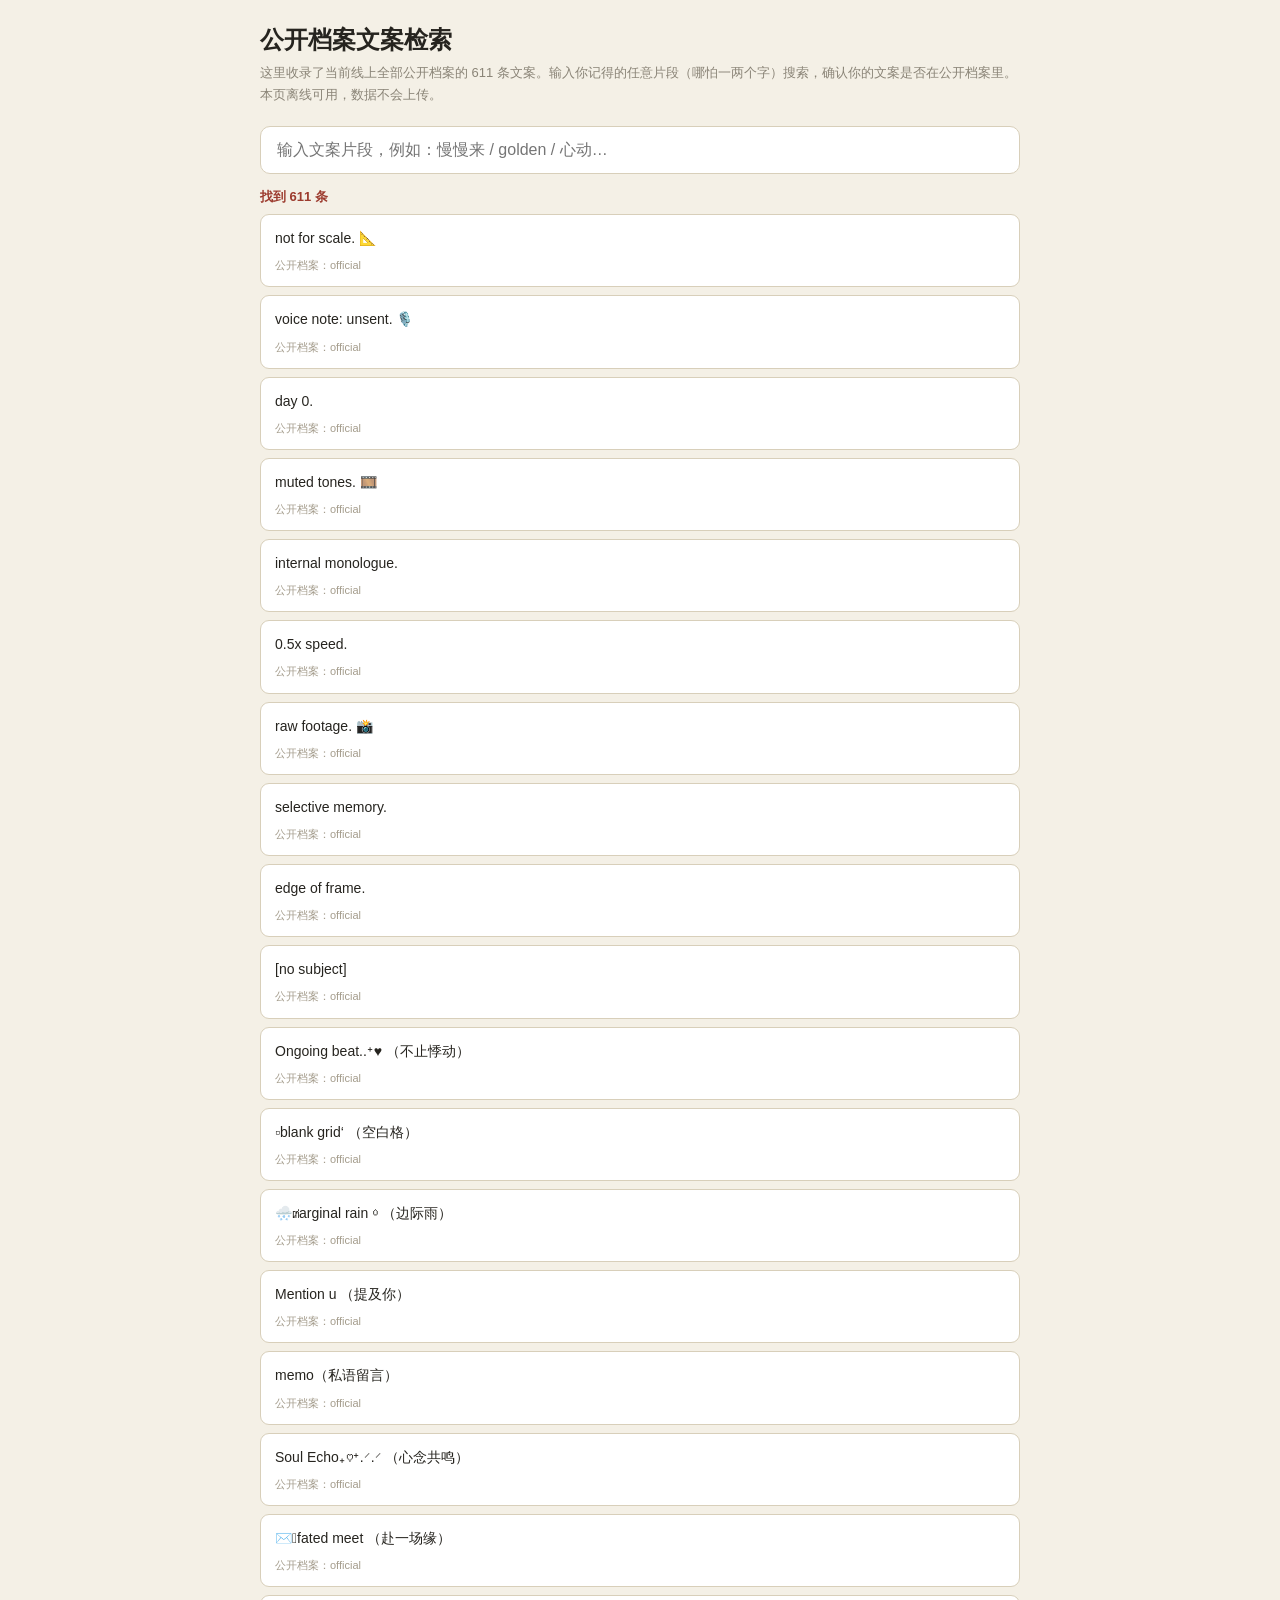
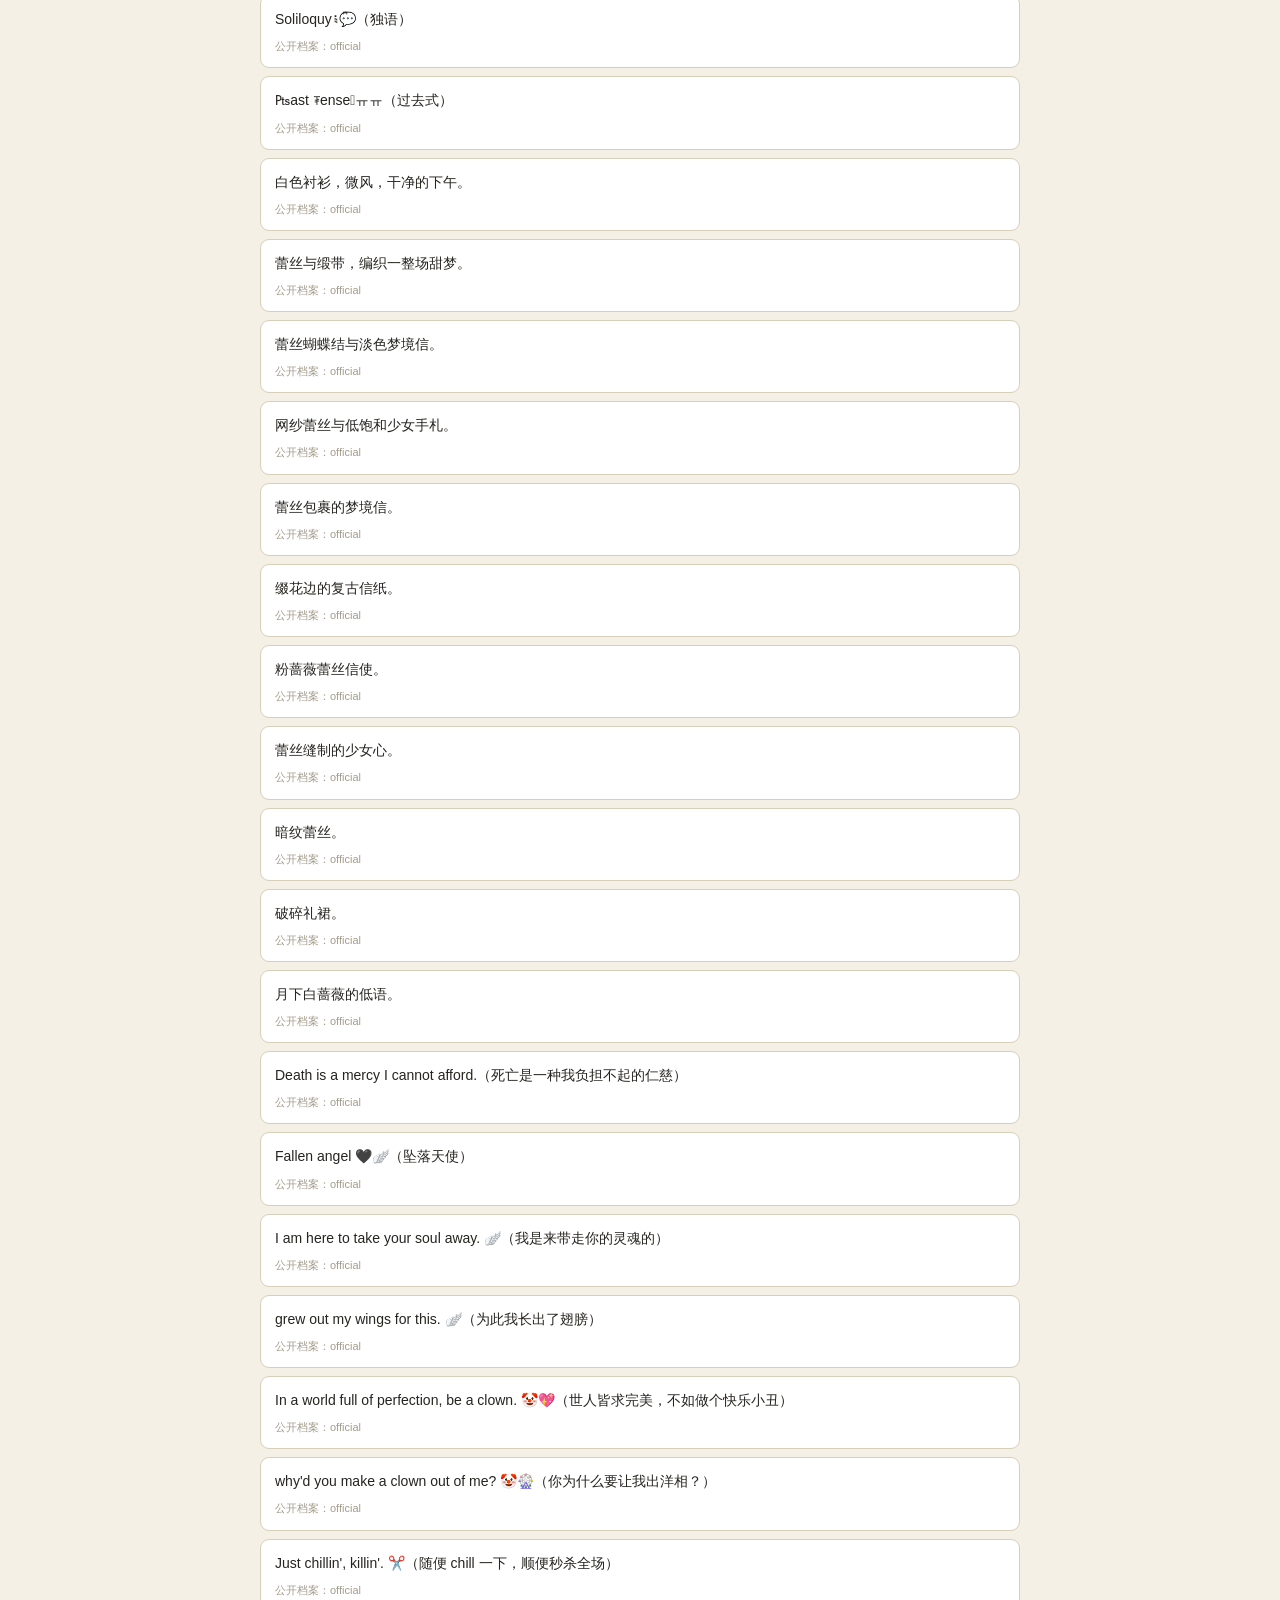
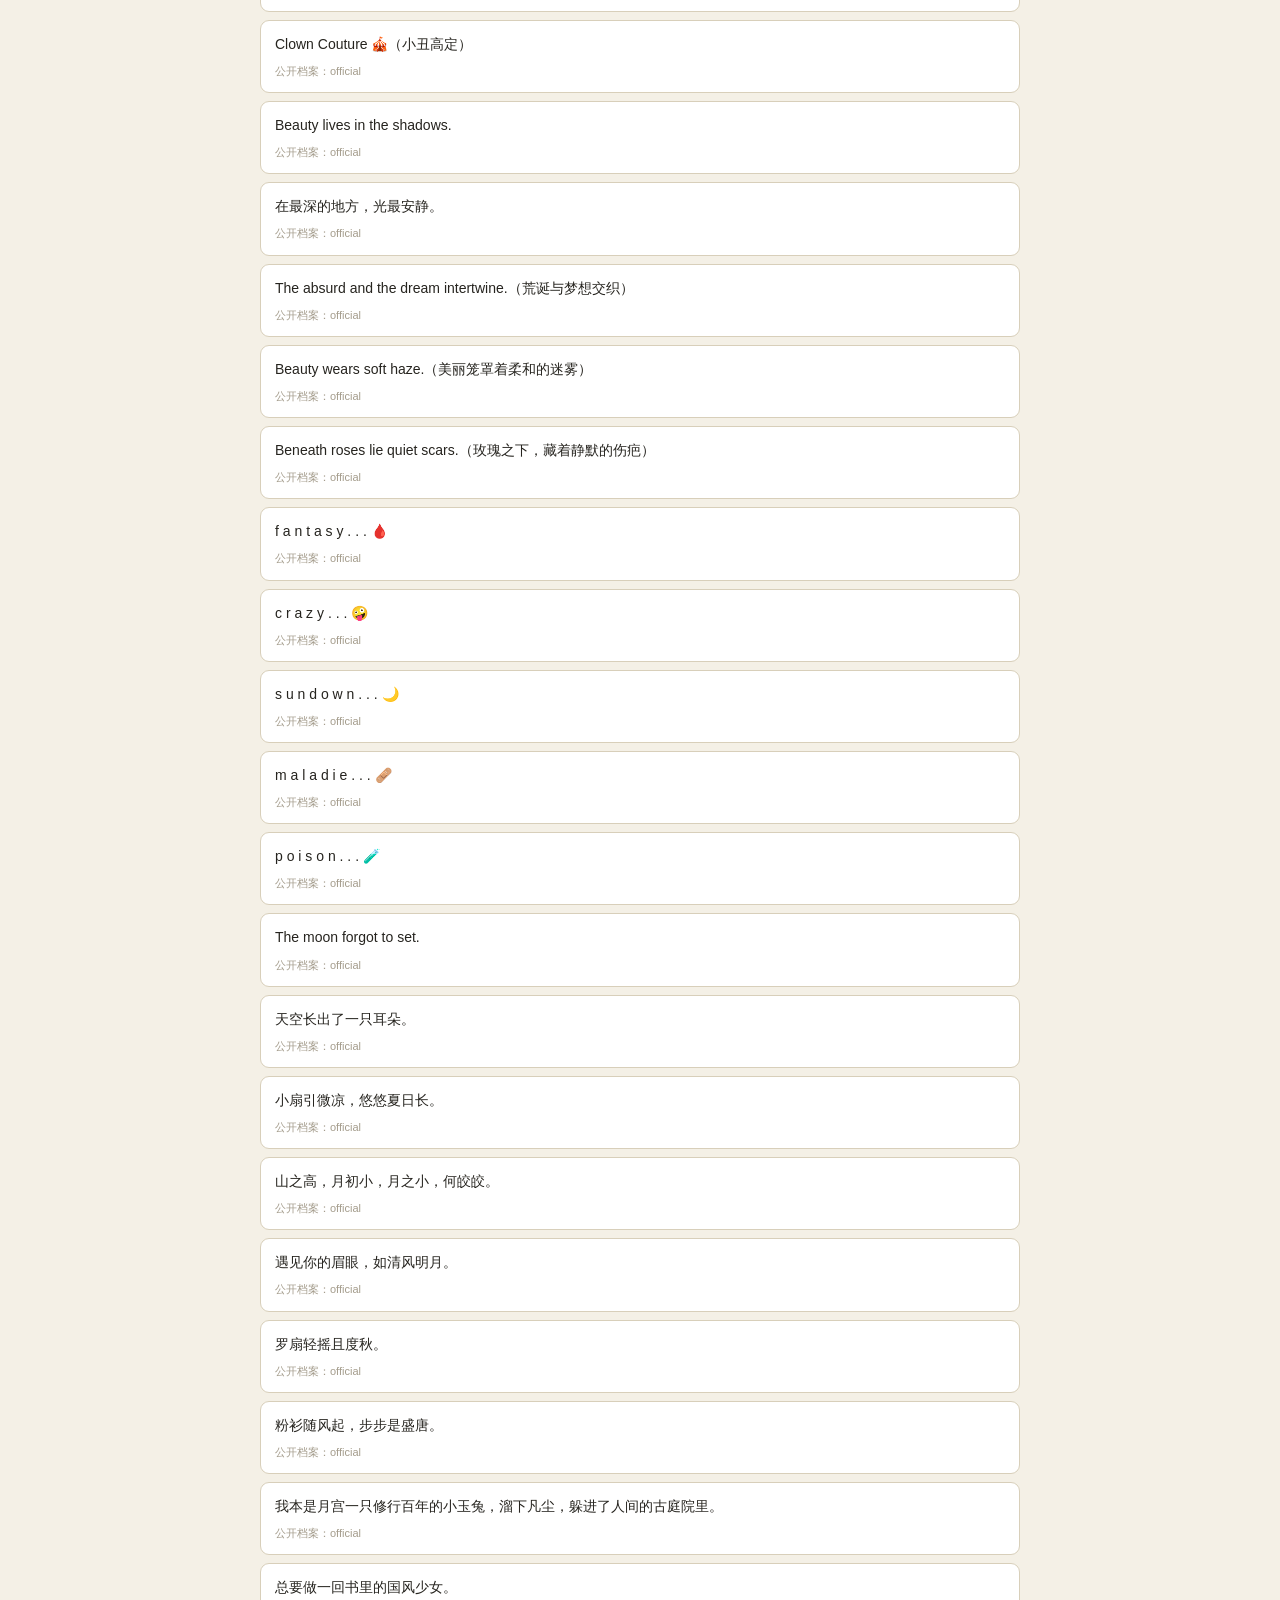
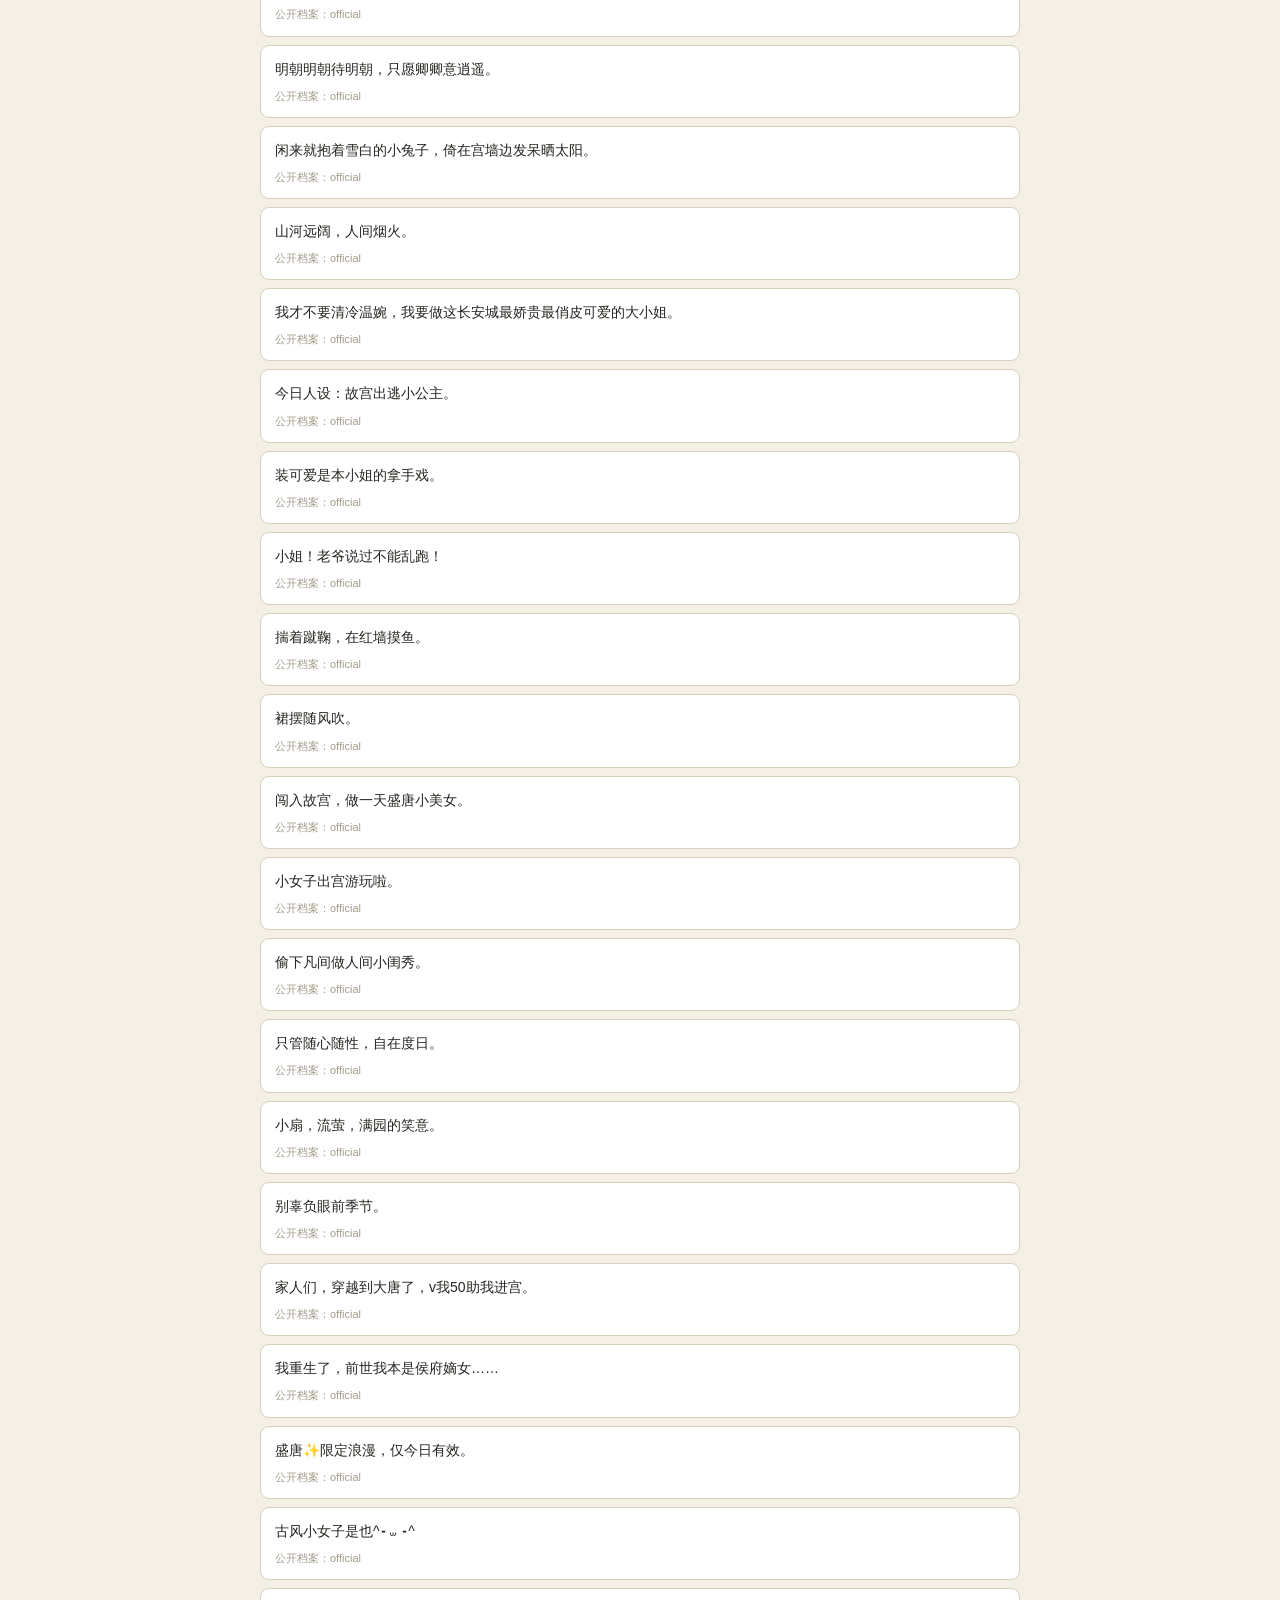
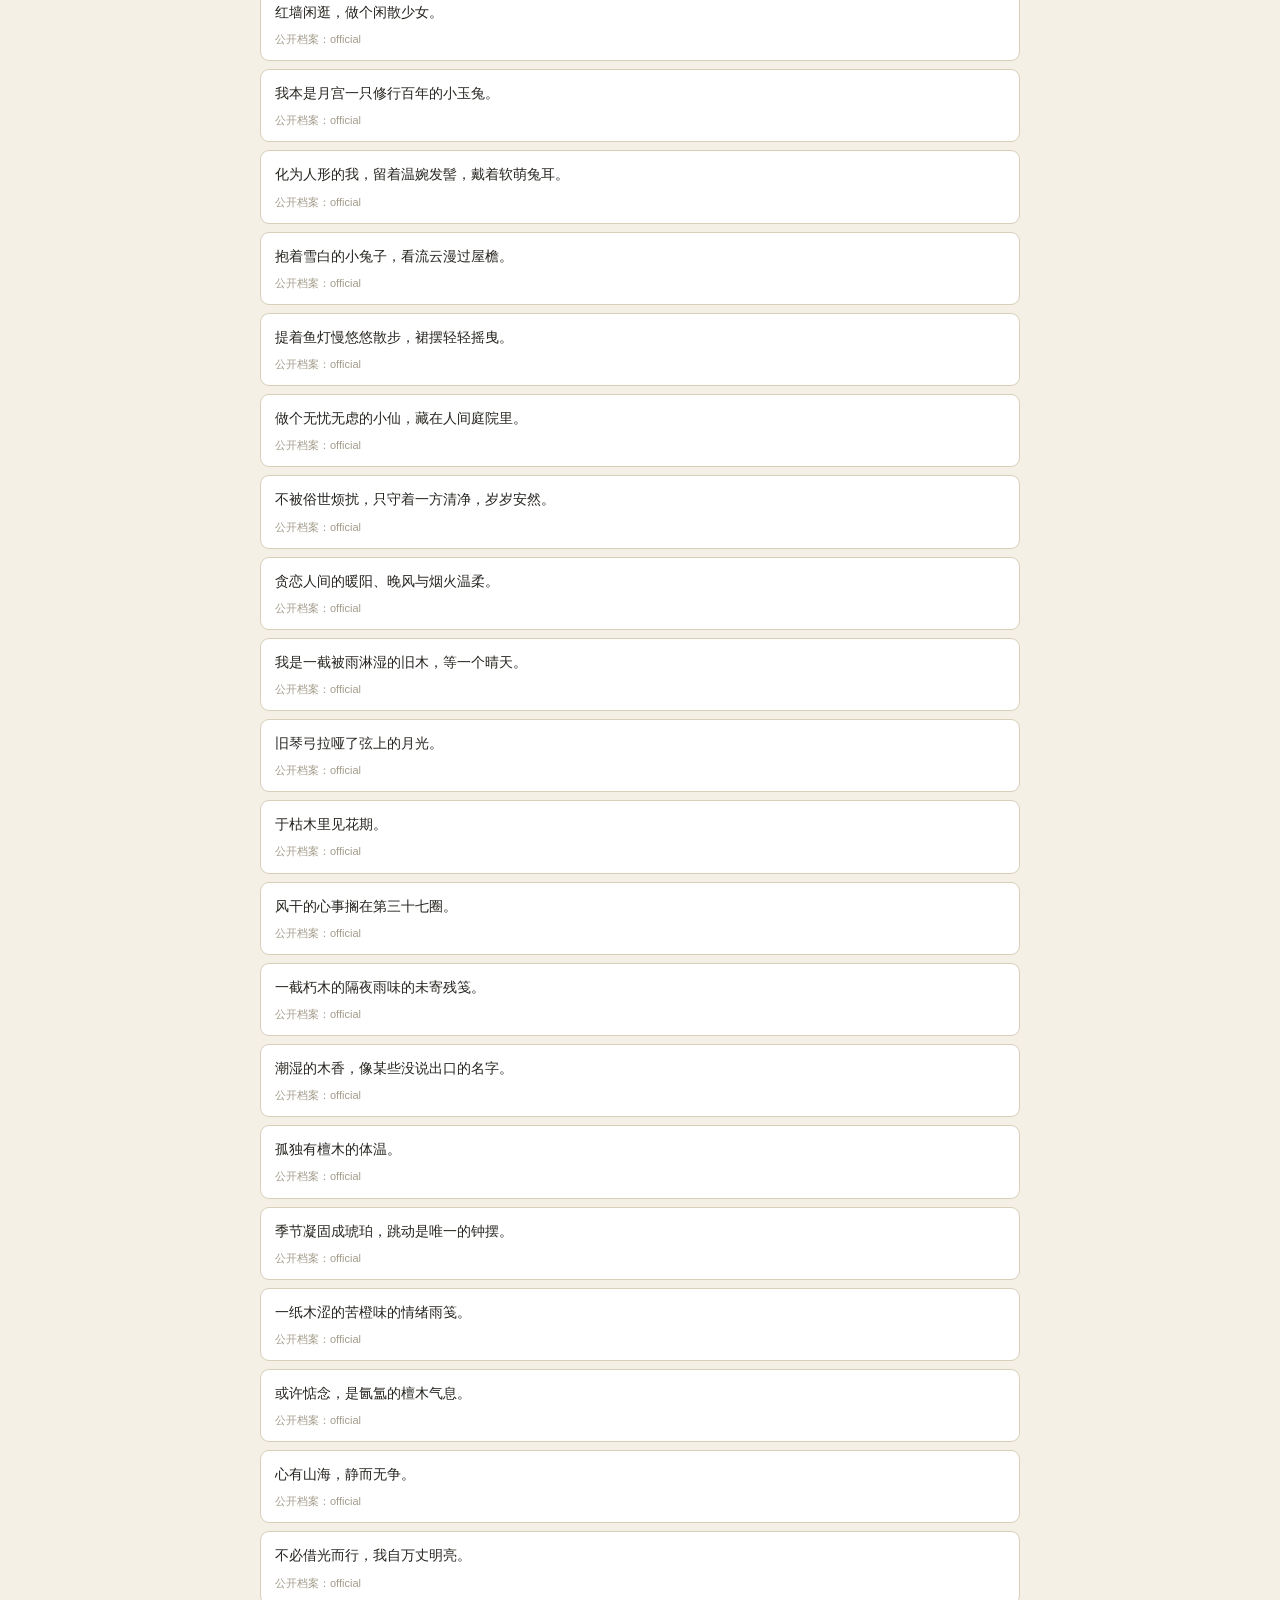
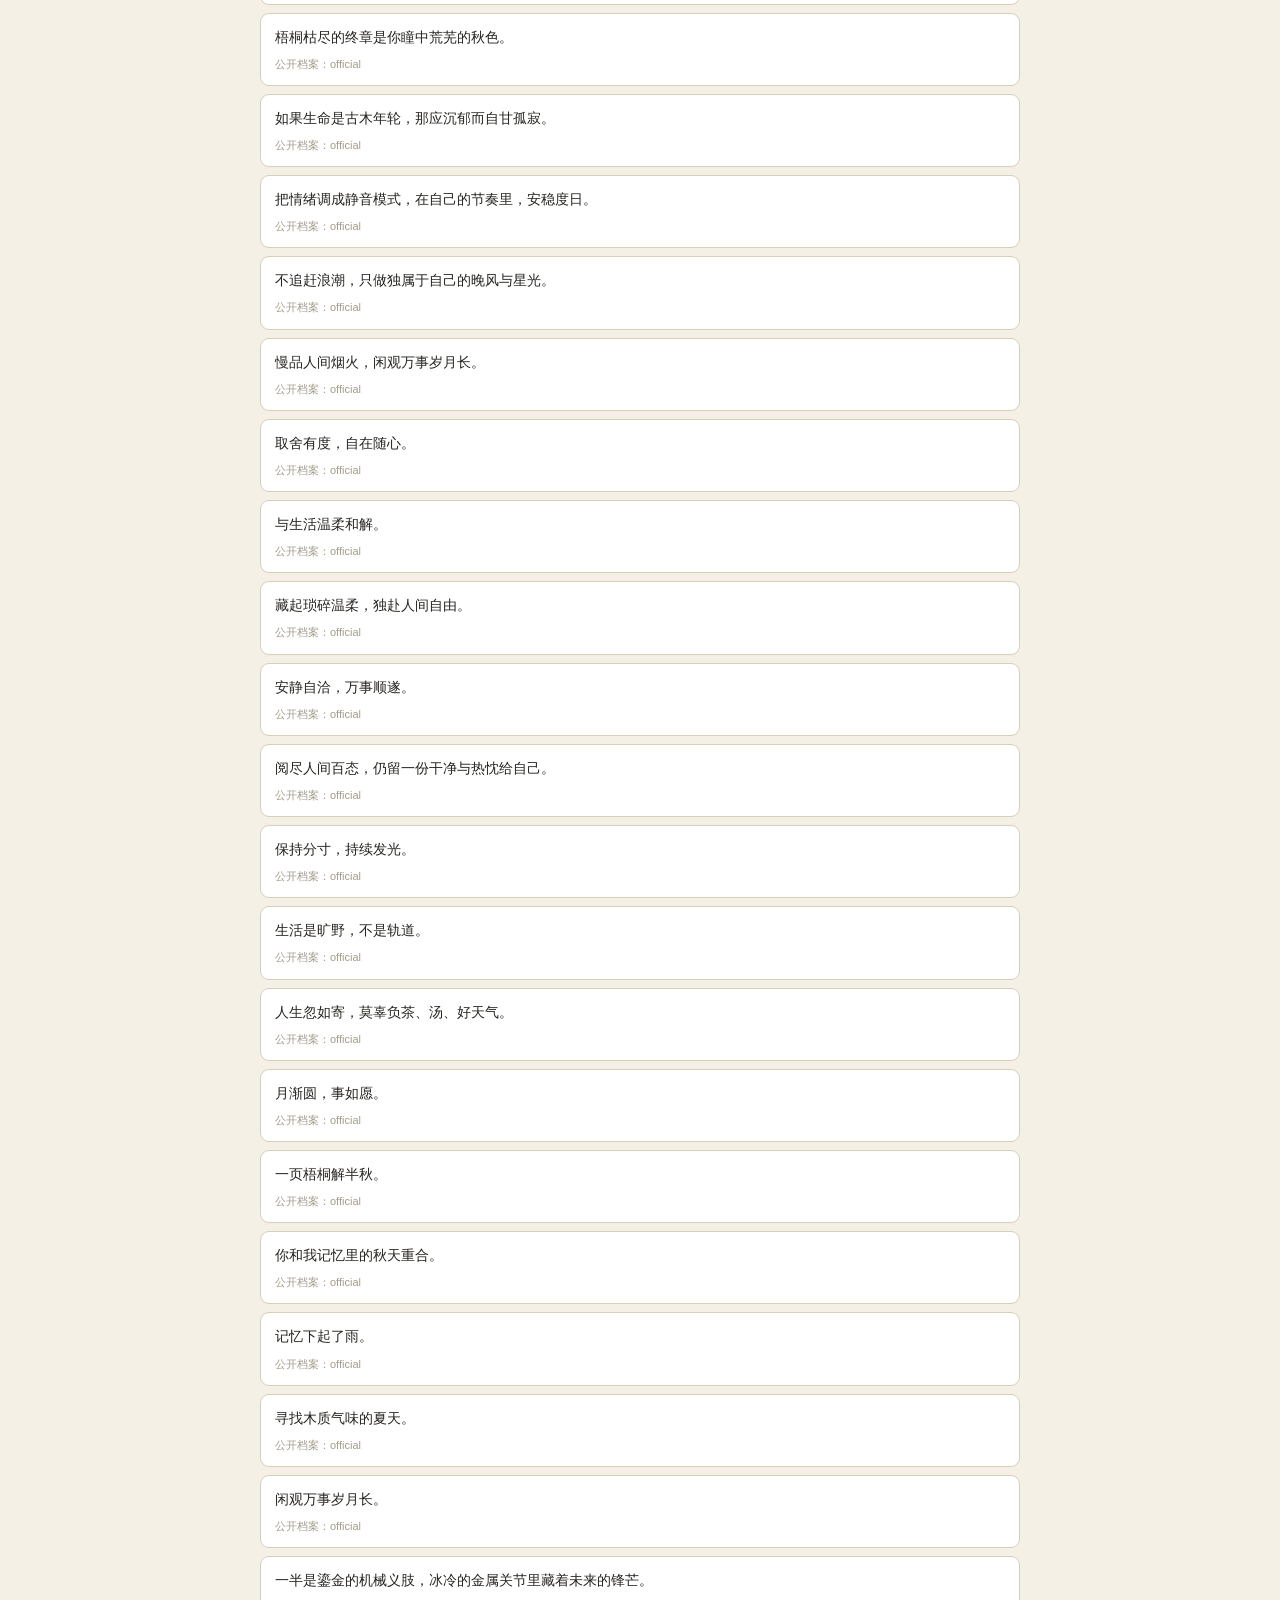
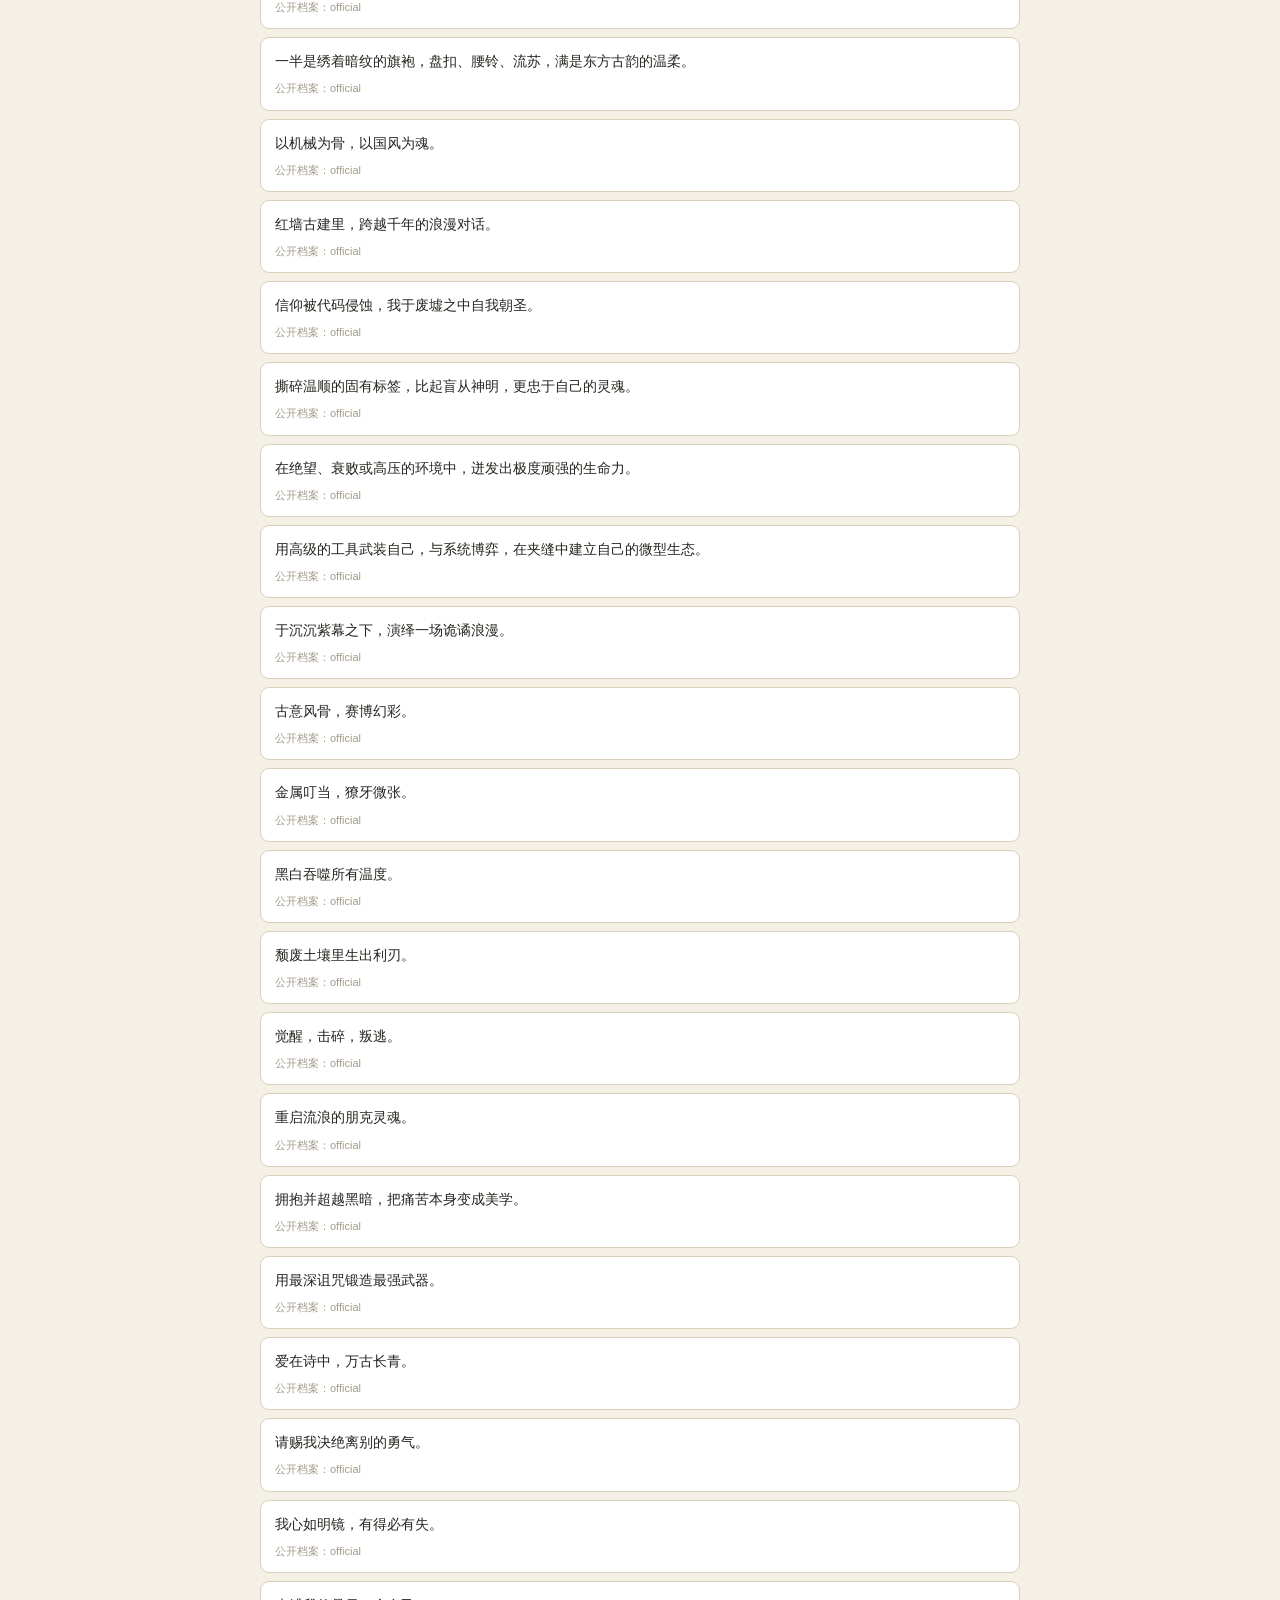
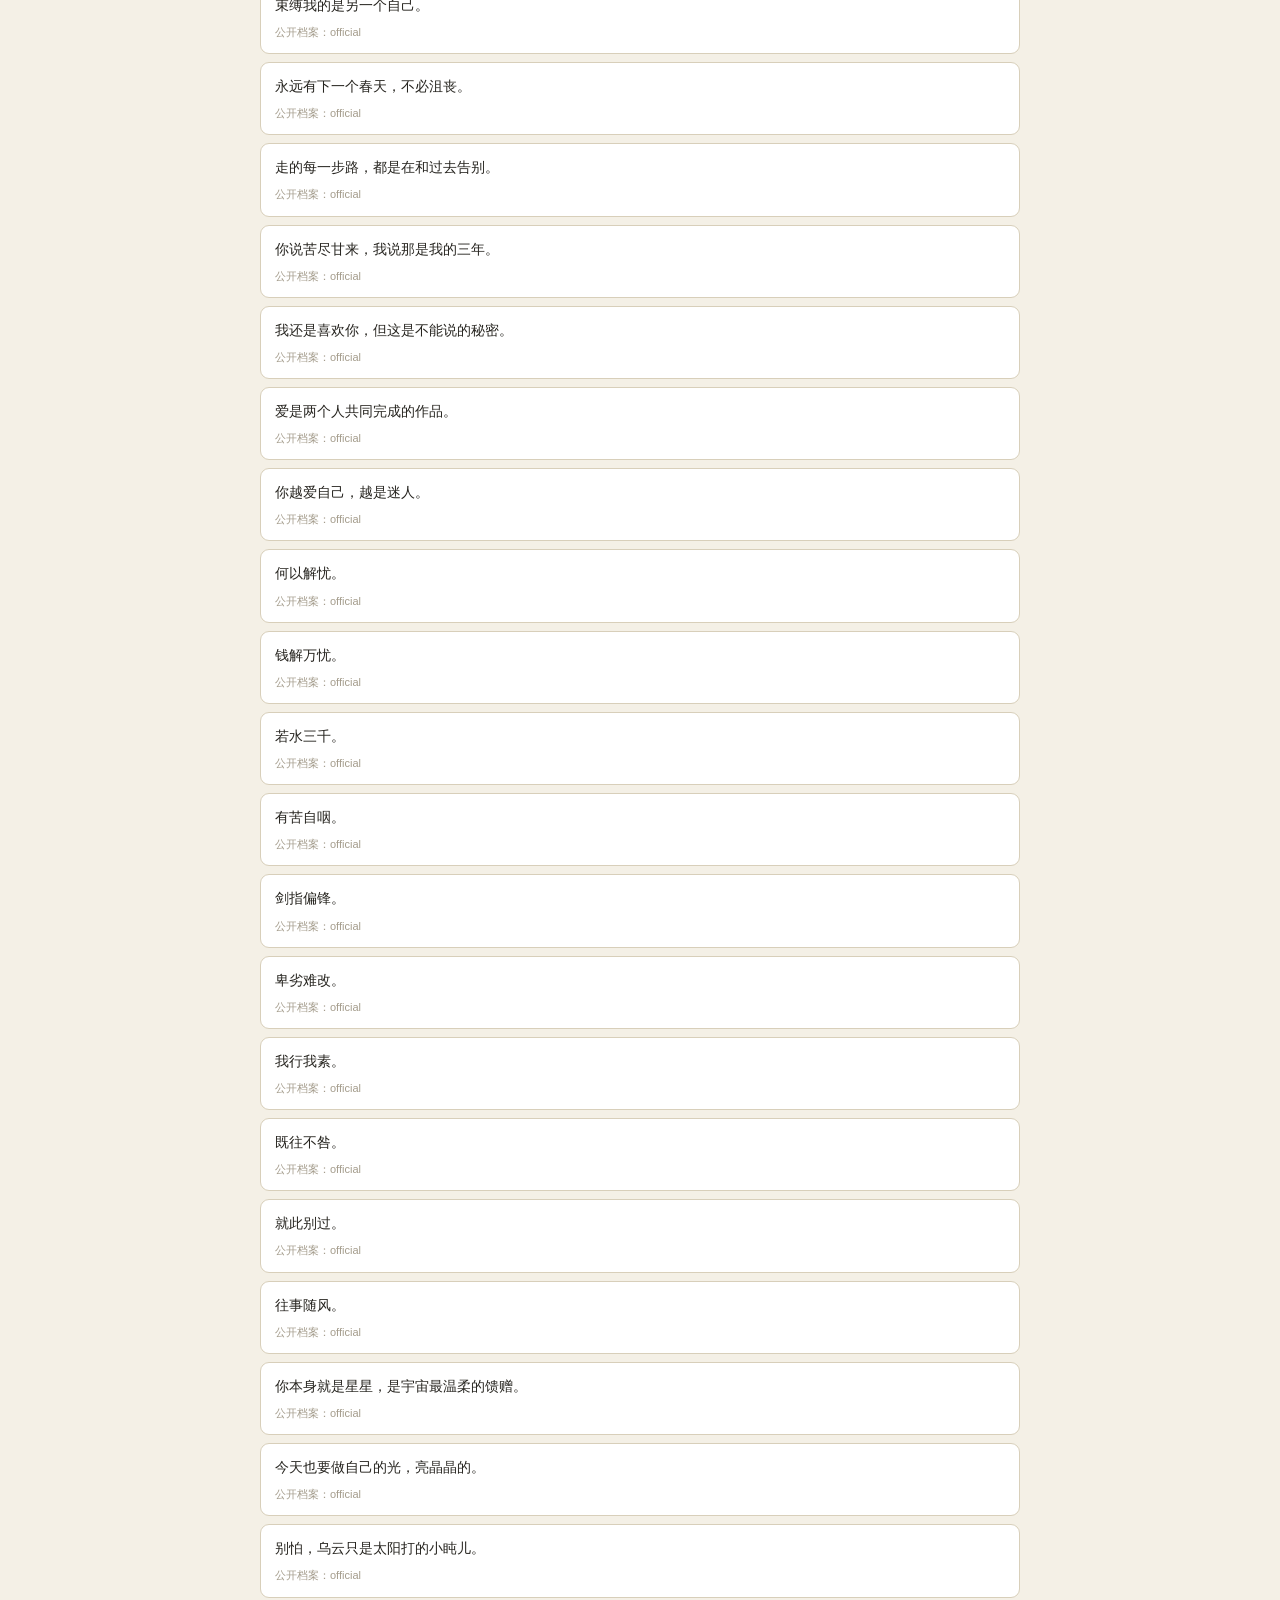
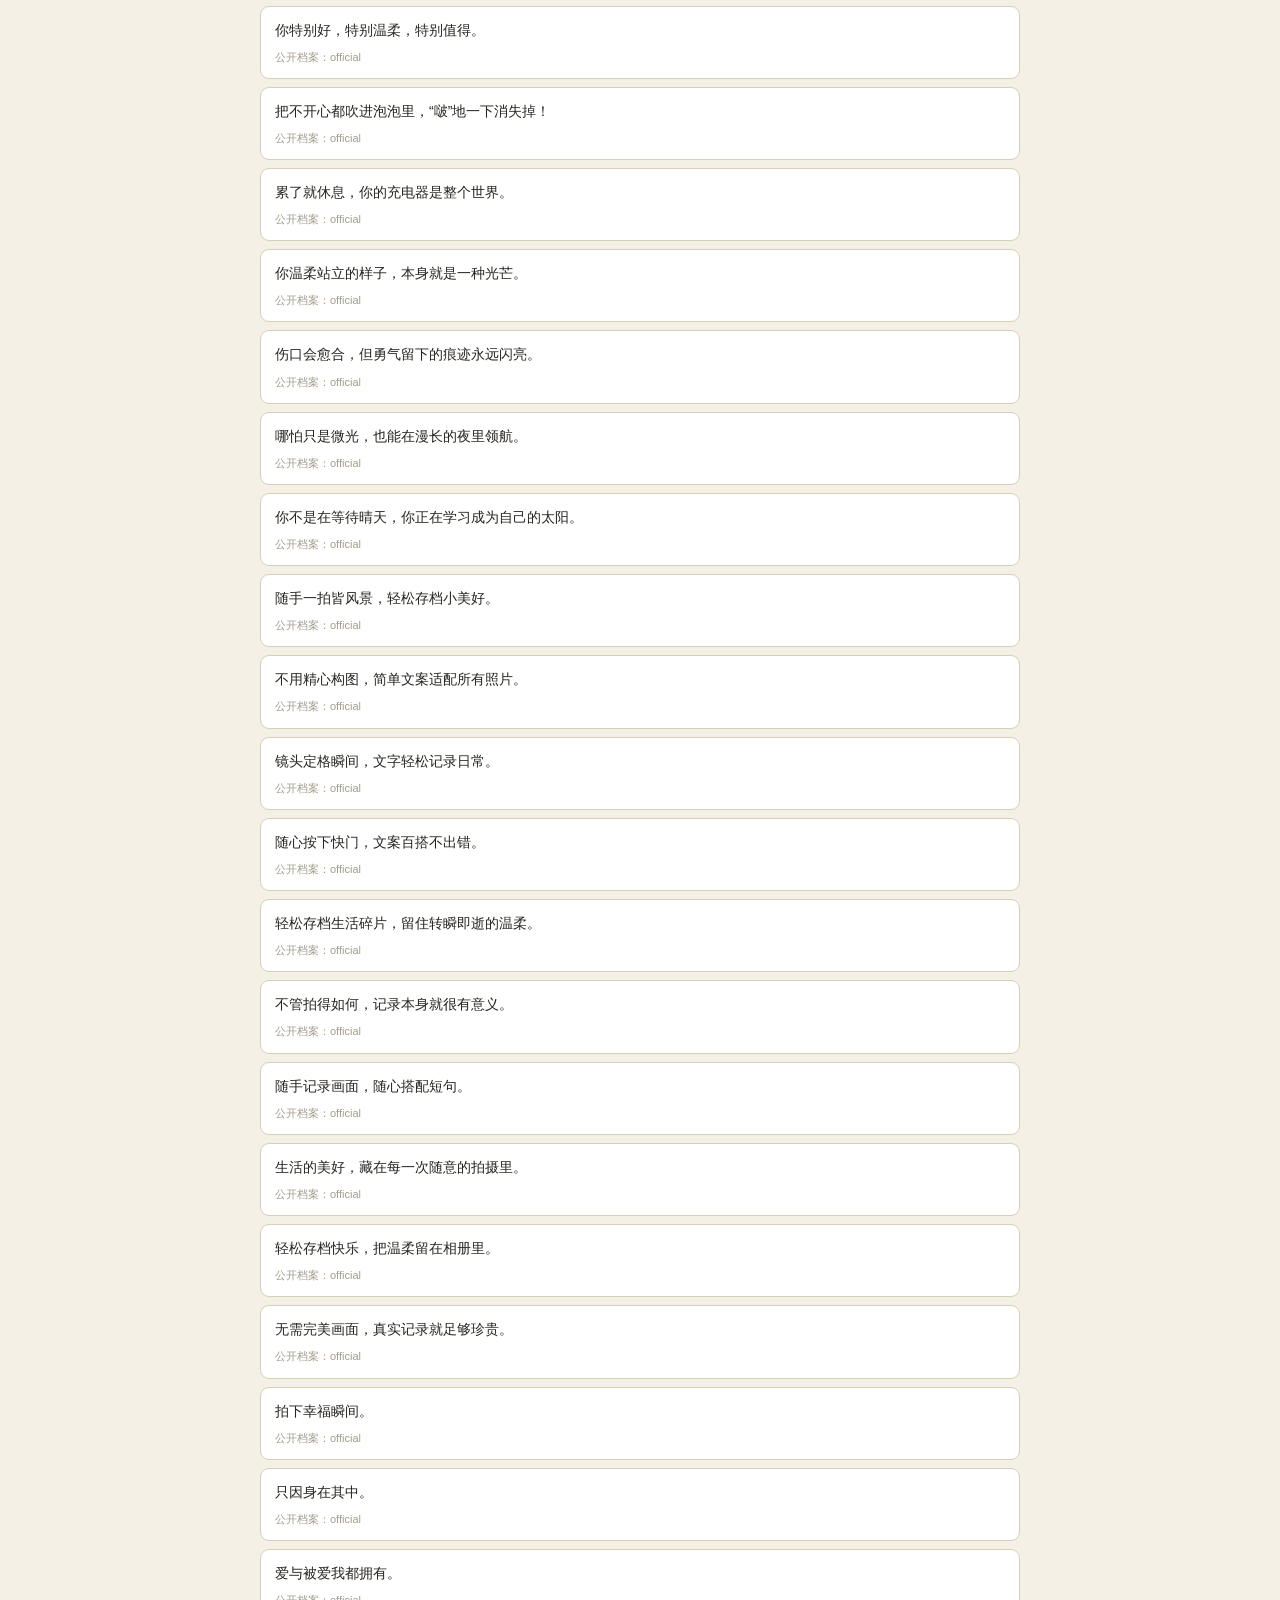
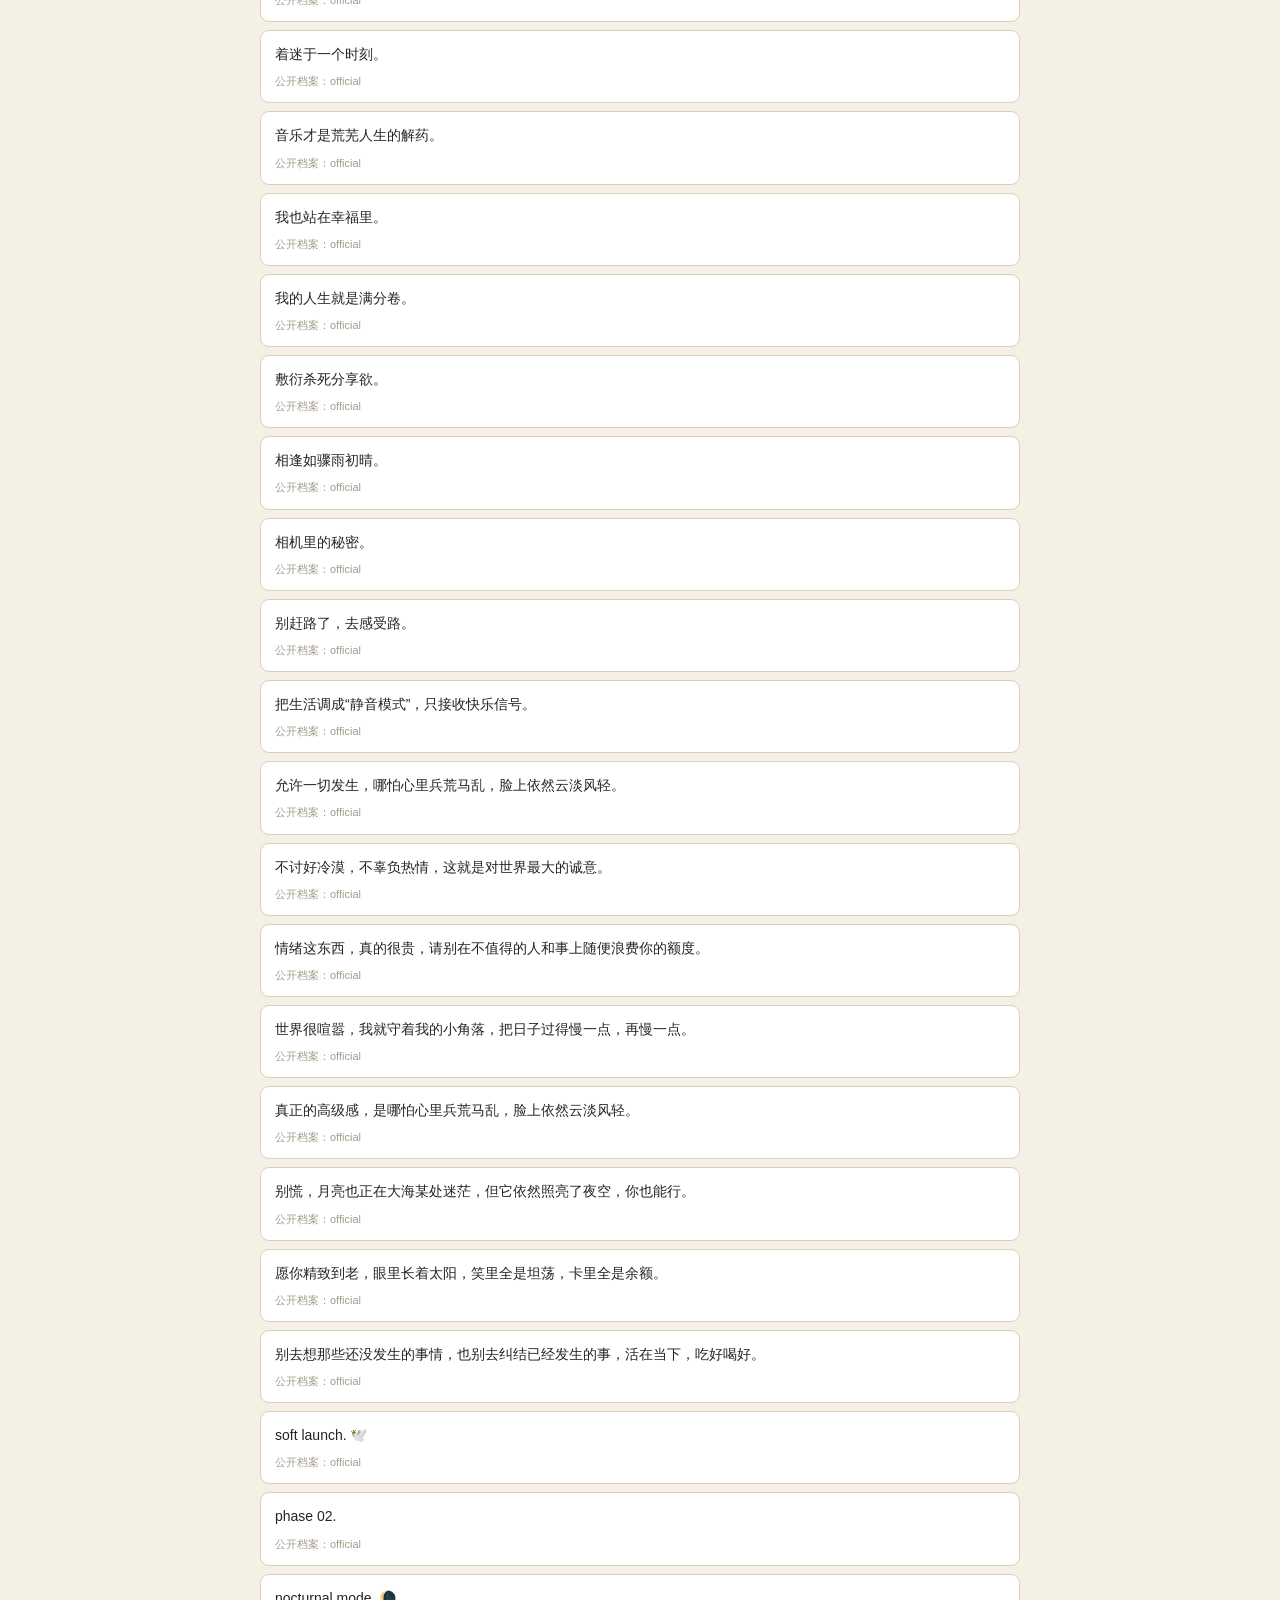
<file: archive_search.html>
<!DOCTYPE html><html lang="zh-CN"><head><meta charset="utf-8">
<meta name="viewport" content="width=device-width,initial-scale=1">
<title>公开档案文案检索 · COPY ARCHIVE</title>
<style>
:root{--ink:#26241f;--paper:#f4f0e6;--line:#d8cfba;--accent:#9c3b2e}
*{box-sizing:border-box}body{margin:0;background:var(--paper);color:var(--ink);
font-family:-apple-system,"PingFang SC","Microsoft YaHei",sans-serif;padding:24px 18px 60px}
.wrap{max-width:760px;margin:0 auto}
h1{font-size:24px;margin:0 0 6px}
.sub{font-size:13px;color:#8a8477;margin-bottom:20px;line-height:1.7}
input{width:100%;font-size:16px;padding:14px 16px;border:1px solid var(--line);border-radius:10px;background:#fff;outline:none}
input:focus{border-color:var(--ink)}
.count{font-size:13px;color:var(--accent);margin:14px 0 8px;font-weight:600}
.item{background:#fff;border:1px solid var(--line);border-radius:9px;padding:12px 14px;margin-top:8px;font-size:14px;line-height:1.65;word-break:break-word}
.item .owner{font-size:11px;color:#a49c8c;margin-top:6px}
.hl{background:#fbe9a8;border-radius:2px}
.tip{font-size:12px;color:#8a8477;margin-top:26px;line-height:1.7}
</style></head><body><div class="wrap">
<h1>公开档案文案检索</h1>
<div class="sub">这里收录了当前线上全部公开档案的 611 条文案。输入你记得的任意片段（哪怕一两个字）搜索，确认你的文案是否在公开档案里。本页离线可用，数据不会上传。</div>
<input id="q" placeholder="输入文案片段，例如：慢慢来 / golden / 心动…" autocomplete="off">
<div class="count" id="count">共 611 条</div>
<div id="list"></div>
<div class="tip">如果没有搜到，说明这批文案不在公开档案里——那么它只可能在你当初存文案的那台设备的浏览器本地档案中，请用数据救援页回到那台设备找回。</div>
</div>
<script>
var DATA=[{"owner": "official", "content": "not for scale. 📐", "title": "", "createdAt": "2026-11-20T05:27:55+00:00"}, {"owner": "official", "content": "voice note: unsent. 🎙️", "title": "", "createdAt": "2026-11-20T05:27:54+00:00"}, {"owner": "official", "content": "day 0.", "title": "", "createdAt": "2026-11-20T05:27:53+00:00"}, {"owner": "official", "content": "muted tones. 🎞️", "title": "", "createdAt": "2026-11-20T05:27:52+00:00"}, {"owner": "official", "content": "internal monologue.", "title": "", "createdAt": "2026-11-20T05:27:51+00:00"}, {"owner": "official", "content": "0.5x speed.", "title": "", "createdAt": "2026-11-20T05:27:50+00:00"}, {"owner": "official", "content": "raw footage. 📸", "title": "", "createdAt": "2026-11-20T05:27:49+00:00"}, {"owner": "official", "content": "selective memory.", "title": "", "createdAt": "2026-11-20T05:27:48+00:00"}, {"owner": "official", "content": "edge of frame.", "title": "", "createdAt": "2026-11-20T05:27:47+00:00"}, {"owner": "official", "content": "[no subject]", "title": "", "createdAt": "2026-11-20T05:27:46+00:00"}, {"owner": "official", "content": "Ongoing beat..⁺♥︎ （不止悸动）", "title": "", "createdAt": "2026-11-20T05:27:45+00:00"}, {"owner": "official", "content": "▫️blank grid‘ （空白格）", "title": "", "createdAt": "2026-11-20T05:27:44+00:00"}, {"owner": "official", "content": "🌨️₥arginal rain꧞（边际雨）", "title": "", "createdAt": "2026-11-20T05:27:43+00:00"}, {"owner": "official", "content": "Mention u （提及你）", "title": "", "createdAt": "2026-11-20T05:27:42+00:00"}, {"owner": "official", "content": "memo（私语留言）", "title": "", "createdAt": "2026-11-20T05:27:41+00:00"}, {"owner": "official", "content": "Soul Echo₊♡⁺.ᐟ.ᐟ （心念共鸣）", "title": "", "createdAt": "2026-11-20T05:27:40+00:00"}, {"owner": "official", "content": "✉️𓏻fated meet （赴一场缘）", "title": "", "createdAt": "2026-11-20T05:27:39+00:00"}, {"owner": "official", "content": "Soliloquy༴💬ིྀ（独语）", "title": "", "createdAt": "2026-11-20T05:27:38+00:00"}, {"owner": "official", "content": "₧ast ₮ense𓏴ㅠㅠ（过去式）", "title": "", "createdAt": "2026-11-20T05:27:37+00:00"}, {"owner": "official", "content": "白色衬衫，微风，干净的下午。", "title": "", "createdAt": "2026-11-20T05:27:36+00:00"}, {"owner": "official", "content": "蕾丝与缎带，编织一整场甜梦。", "title": "", "createdAt": "2026-11-20T05:27:35+00:00"}, {"owner": "official", "content": "蕾丝蝴蝶结与淡色梦境信。", "title": "", "createdAt": "2026-11-20T05:27:34+00:00"}, {"owner": "official", "content": "网纱蕾丝与低饱和少女手札。", "title": "", "createdAt": "2026-11-20T05:27:33+00:00"}, {"owner": "official", "content": "蕾丝包裹的梦境信。", "title": "", "createdAt": "2026-11-20T05:27:32+00:00"}, {"owner": "official", "content": "缀花边的复古信纸。", "title": "", "createdAt": "2026-11-20T05:27:31+00:00"}, {"owner": "official", "content": "粉蔷薇蕾丝信使。", "title": "", "createdAt": "2026-11-20T05:27:30+00:00"}, {"owner": "official", "content": "蕾丝缝制的少女心。", "title": "", "createdAt": "2026-11-20T05:27:29+00:00"}, {"owner": "official", "content": "暗纹蕾丝。", "title": "", "createdAt": "2026-11-20T05:27:28+00:00"}, {"owner": "official", "content": "破碎礼裙。", "title": "", "createdAt": "2026-11-20T05:27:27+00:00"}, {"owner": "official", "content": "月下白蔷薇的低语。", "title": "", "createdAt": "2026-11-20T05:27:26+00:00"}, {"owner": "official", "content": "Death is a mercy I cannot afford.（死亡是一种我负担不起的仁慈）", "title": "", "createdAt": "2026-11-20T05:27:25+00:00"}, {"owner": "official", "content": "Fallen angel 🖤🪽（坠落天使）", "title": "", "createdAt": "2026-11-20T05:27:24+00:00"}, {"owner": "official", "content": "I am here to take your soul away. 🪽（我是来带走你的灵魂的）", "title": "", "createdAt": "2026-11-20T05:27:23+00:00"}, {"owner": "official", "content": "grew out my wings for this. 🪽（为此我长出了翅膀）", "title": "", "createdAt": "2026-11-20T05:27:22+00:00"}, {"owner": "official", "content": "In a world full of perfection, be a clown. 🤡💖（世人皆求完美，不如做个快乐小丑）", "title": "", "createdAt": "2026-11-20T05:27:21+00:00"}, {"owner": "official", "content": "why'd you make a clown out of me? 🤡🎡（你为什么要让我出洋相？）", "title": "", "createdAt": "2026-11-20T05:27:20+00:00"}, {"owner": "official", "content": "Just chillin', killin'. ✂️（随便 chill 一下，顺便秒杀全场）", "title": "", "createdAt": "2026-11-20T05:27:19+00:00"}, {"owner": "official", "content": "Clown Couture 🎪（小丑高定）", "title": "", "createdAt": "2026-11-20T05:27:18+00:00"}, {"owner": "official", "content": "Beauty lives in the shadows.", "title": "", "createdAt": "2026-11-20T05:27:17+00:00"}, {"owner": "official", "content": "在最深的地方，光最安静。", "title": "", "createdAt": "2026-11-20T05:27:16+00:00"}, {"owner": "official", "content": "The absurd and the dream intertwine.（荒诞与梦想交织）", "title": "", "createdAt": "2026-11-20T05:27:15+00:00"}, {"owner": "official", "content": "Beauty wears soft haze.（美丽笼罩着柔和的迷雾）", "title": "", "createdAt": "2026-11-20T05:27:14+00:00"}, {"owner": "official", "content": "Beneath roses lie quiet scars.（玫瑰之下，藏着静默的伤疤）", "title": "", "createdAt": "2026-11-20T05:27:13+00:00"}, {"owner": "official", "content": "f a n t a s y . . . 🩸", "title": "", "createdAt": "2026-11-20T05:27:12+00:00"}, {"owner": "official", "content": "c r a z y . . . 🤪", "title": "", "createdAt": "2026-11-20T05:27:11+00:00"}, {"owner": "official", "content": "s u n d o w n . . . 🌙", "title": "", "createdAt": "2026-11-20T05:27:10+00:00"}, {"owner": "official", "content": "m a l a d i e . . . 🩹", "title": "", "createdAt": "2026-11-20T05:27:09+00:00"}, {"owner": "official", "content": "p o i s o n . . . 🧪", "title": "", "createdAt": "2026-11-20T05:27:08+00:00"}, {"owner": "official", "content": "The moon forgot to set.", "title": "", "createdAt": "2026-11-20T05:27:07+00:00"}, {"owner": "official", "content": "天空长出了一只耳朵。", "title": "", "createdAt": "2026-11-20T05:27:06+00:00"}, {"owner": "official", "content": "小扇引微凉，悠悠夏日长。", "title": "", "createdAt": "2026-11-20T05:27:05+00:00"}, {"owner": "official", "content": "山之高，月初小，月之小，何皎皎。", "title": "", "createdAt": "2026-11-20T05:27:04+00:00"}, {"owner": "official", "content": "遇见你的眉眼，如清风明月。", "title": "", "createdAt": "2026-11-20T05:27:03+00:00"}, {"owner": "official", "content": "罗扇轻摇且度秋。", "title": "", "createdAt": "2026-11-20T05:27:02+00:00"}, {"owner": "official", "content": "粉衫随风起，步步是盛唐。", "title": "", "createdAt": "2026-11-20T05:27:01+00:00"}, {"owner": "official", "content": "我本是月宫一只修行百年的小玉兔，溜下凡尘，躲进了人间的古庭院里。", "title": "", "createdAt": "2026-11-20T05:27:00+00:00"}, {"owner": "official", "content": "总要做一回书里的国风少女。", "title": "", "createdAt": "2026-11-20T05:26:59+00:00"}, {"owner": "official", "content": "明朝明朝待明朝，只愿卿卿意逍遥。", "title": "", "createdAt": "2026-11-20T05:26:58+00:00"}, {"owner": "official", "content": "闲来就抱着雪白的小兔子，倚在宫墙边发呆晒太阳。", "title": "", "createdAt": "2026-11-20T05:26:57+00:00"}, {"owner": "official", "content": "山河远阔，人间烟火。", "title": "", "createdAt": "2026-11-20T05:26:56+00:00"}, {"owner": "official", "content": "我才不要清冷温婉，我要做这长安城最娇贵最俏皮可爱的大小姐。", "title": "", "createdAt": "2026-11-20T05:26:55+00:00"}, {"owner": "official", "content": "今日人设：故宫出逃小公主。", "title": "", "createdAt": "2026-11-20T05:26:54+00:00"}, {"owner": "official", "content": "装可爱是本小姐的拿手戏。", "title": "", "createdAt": "2026-11-20T05:26:53+00:00"}, {"owner": "official", "content": "小姐！老爷说过不能乱跑！", "title": "", "createdAt": "2026-11-20T05:26:52+00:00"}, {"owner": "official", "content": "揣着蹴鞠，在红墙摸鱼。", "title": "", "createdAt": "2026-11-20T05:26:51+00:00"}, {"owner": "official", "content": "裙摆随风吹。", "title": "", "createdAt": "2026-11-20T05:26:50+00:00"}, {"owner": "official", "content": "闯入故宫，做一天盛唐小美女。", "title": "", "createdAt": "2026-11-20T05:26:49+00:00"}, {"owner": "official", "content": "小女子出宫游玩啦。", "title": "", "createdAt": "2026-11-20T05:26:48+00:00"}, {"owner": "official", "content": "偷下凡间做人间小闺秀。", "title": "", "createdAt": "2026-11-20T05:26:47+00:00"}, {"owner": "official", "content": "只管随心随性，自在度日。", "title": "", "createdAt": "2026-11-20T05:26:46+00:00"}, {"owner": "official", "content": "小扇，流萤，满园的笑意。", "title": "", "createdAt": "2026-11-20T05:26:45+00:00"}, {"owner": "official", "content": "别辜负眼前季节。", "title": "", "createdAt": "2026-11-20T05:26:44+00:00"}, {"owner": "official", "content": "家人们，穿越到大唐了，v我50助我进宫。", "title": "", "createdAt": "2026-11-20T05:26:43+00:00"}, {"owner": "official", "content": "我重生了，前世我本是侯府嫡女……", "title": "", "createdAt": "2026-11-20T05:26:42+00:00"}, {"owner": "official", "content": "盛唐✨限定浪漫，仅今日有效。", "title": "", "createdAt": "2026-11-20T05:26:41+00:00"}, {"owner": "official", "content": "古风小女子是也^⁃ ⩊ ⁃^", "title": "", "createdAt": "2026-11-20T05:26:40+00:00"}, {"owner": "official", "content": "红墙闲逛，做个闲散少女。", "title": "", "createdAt": "2026-11-20T05:26:39+00:00"}, {"owner": "official", "content": "我本是月宫一只修行百年的小玉兔。", "title": "", "createdAt": "2026-11-20T05:26:38+00:00"}, {"owner": "official", "content": "化为人形的我，留着温婉发髻，戴着软萌兔耳。", "title": "", "createdAt": "2026-11-20T05:26:37+00:00"}, {"owner": "official", "content": "抱着雪白的小兔子，看流云漫过屋檐。", "title": "", "createdAt": "2026-11-20T05:26:36+00:00"}, {"owner": "official", "content": "提着鱼灯慢悠悠散步，裙摆轻轻摇曳。", "title": "", "createdAt": "2026-11-20T05:26:35+00:00"}, {"owner": "official", "content": "做个无忧无虑的小仙，藏在人间庭院里。", "title": "", "createdAt": "2026-11-20T05:26:34+00:00"}, {"owner": "official", "content": "不被俗世烦扰，只守着一方清净，岁岁安然。", "title": "", "createdAt": "2026-11-20T05:26:33+00:00"}, {"owner": "official", "content": "贪恋人间的暖阳、晚风与烟火温柔。", "title": "", "createdAt": "2026-11-20T05:26:32+00:00"}, {"owner": "official", "content": "我是一截被雨淋湿的旧木，等一个晴天。", "title": "", "createdAt": "2026-11-20T05:26:31+00:00"}, {"owner": "official", "content": "旧琴弓拉哑了弦上的月光。", "title": "", "createdAt": "2026-11-20T05:26:30+00:00"}, {"owner": "official", "content": "于枯木里见花期。", "title": "", "createdAt": "2026-11-20T05:26:29+00:00"}, {"owner": "official", "content": "风干的心事搁在第三十七圈。", "title": "", "createdAt": "2026-11-20T05:26:28+00:00"}, {"owner": "official", "content": "一截朽木的隔夜雨味的未寄残笺。", "title": "", "createdAt": "2026-11-20T05:26:27+00:00"}, {"owner": "official", "content": "潮湿的木香，像某些没说出口的名字。", "title": "", "createdAt": "2026-11-20T05:26:26+00:00"}, {"owner": "official", "content": "孤独有檀木的体温。", "title": "", "createdAt": "2026-11-20T05:26:25+00:00"}, {"owner": "official", "content": "季节凝固成琥珀，跳动是唯一的钟摆。", "title": "", "createdAt": "2026-11-20T05:26:24+00:00"}, {"owner": "official", "content": "一纸木涩的苦橙味的情绪雨笺。", "title": "", "createdAt": "2026-11-20T05:26:23+00:00"}, {"owner": "official", "content": "或许惦念，是氤氲的檀木气息。", "title": "", "createdAt": "2026-11-20T05:26:22+00:00"}, {"owner": "official", "content": "心有山海，静而无争。", "title": "", "createdAt": "2026-11-20T05:26:21+00:00"}, {"owner": "official", "content": "不必借光而行，我自万丈明亮。", "title": "", "createdAt": "2026-11-20T05:26:20+00:00"}, {"owner": "official", "content": "梧桐枯尽的终章是你瞳中荒芜的秋色。", "title": "", "createdAt": "2026-11-20T05:26:19+00:00"}, {"owner": "official", "content": "如果生命是古木年轮，那应沉郁而自甘孤寂。", "title": "", "createdAt": "2026-11-20T05:26:18+00:00"}, {"owner": "official", "content": "把情绪调成静音模式，在自己的节奏里，安稳度日。", "title": "", "createdAt": "2026-11-20T05:26:17+00:00"}, {"owner": "official", "content": "不追赶浪潮，只做独属于自己的晚风与星光。", "title": "", "createdAt": "2026-11-20T05:26:16+00:00"}, {"owner": "official", "content": "慢品人间烟火，闲观万事岁月长。", "title": "", "createdAt": "2026-11-20T05:26:15+00:00"}, {"owner": "official", "content": "取舍有度，自在随心。", "title": "", "createdAt": "2026-11-20T05:26:14+00:00"}, {"owner": "official", "content": "与生活温柔和解。", "title": "", "createdAt": "2026-11-20T05:26:13+00:00"}, {"owner": "official", "content": "藏起琐碎温柔，独赴人间自由。", "title": "", "createdAt": "2026-11-20T05:26:12+00:00"}, {"owner": "official", "content": "安静自洽，万事顺遂。", "title": "", "createdAt": "2026-11-20T05:26:11+00:00"}, {"owner": "official", "content": "阅尽人间百态，仍留一份干净与热忱给自己。", "title": "", "createdAt": "2026-11-20T05:26:10+00:00"}, {"owner": "official", "content": "保持分寸，持续发光。", "title": "", "createdAt": "2026-11-20T05:26:09+00:00"}, {"owner": "official", "content": "生活是旷野，不是轨道。", "title": "", "createdAt": "2026-11-20T05:26:08+00:00"}, {"owner": "official", "content": "人生忽如寄，莫辜负茶、汤、好天气。", "title": "", "createdAt": "2026-11-20T05:26:07+00:00"}, {"owner": "official", "content": "月渐圆，事如愿。", "title": "", "createdAt": "2026-11-20T05:26:06+00:00"}, {"owner": "official", "content": "一页梧桐解半秋。", "title": "", "createdAt": "2026-11-20T05:26:05+00:00"}, {"owner": "official", "content": "你和我记忆里的秋天重合。", "title": "", "createdAt": "2026-11-20T05:26:04+00:00"}, {"owner": "official", "content": "记忆下起了雨。", "title": "", "createdAt": "2026-11-20T05:26:03+00:00"}, {"owner": "official", "content": "寻找木质气味的夏天。", "title": "", "createdAt": "2026-11-20T05:26:02+00:00"}, {"owner": "official", "content": "闲观万事岁月长。", "title": "", "createdAt": "2026-11-20T05:26:01+00:00"}, {"owner": "official", "content": "一半是鎏金的机械义肢，冰冷的金属关节里藏着未来的锋芒。", "title": "", "createdAt": "2026-11-20T05:26:00+00:00"}, {"owner": "official", "content": "一半是绣着暗纹的旗袍，盘扣、腰铃、流苏，满是东方古韵的温柔。", "title": "", "createdAt": "2026-11-20T05:25:59+00:00"}, {"owner": "official", "content": "以机械为骨，以国风为魂。", "title": "", "createdAt": "2026-11-20T05:25:58+00:00"}, {"owner": "official", "content": "红墙古建里，跨越千年的浪漫对话。", "title": "", "createdAt": "2026-11-20T05:25:57+00:00"}, {"owner": "official", "content": "信仰被代码侵蚀，我于废墟之中自我朝圣。", "title": "", "createdAt": "2026-11-20T05:25:56+00:00"}, {"owner": "official", "content": "撕碎温顺的固有标签，比起盲从神明，更忠于自己的灵魂。", "title": "", "createdAt": "2026-11-20T05:25:55+00:00"}, {"owner": "official", "content": "在绝望、衰败或高压的环境中，迸发出极度顽强的生命力。", "title": "", "createdAt": "2026-11-20T05:25:54+00:00"}, {"owner": "official", "content": "用高级的工具武装自己，与系统博弈，在夹缝中建立自己的微型生态。", "title": "", "createdAt": "2026-11-20T05:25:53+00:00"}, {"owner": "official", "content": "于沉沉紫幕之下，演绎一场诡谲浪漫。", "title": "", "createdAt": "2026-11-20T05:25:52+00:00"}, {"owner": "official", "content": "古意风骨，赛博幻彩。", "title": "", "createdAt": "2026-11-20T05:25:51+00:00"}, {"owner": "official", "content": "金属叮当，獠牙微张。", "title": "", "createdAt": "2026-11-20T05:25:50+00:00"}, {"owner": "official", "content": "黑白吞噬所有温度。", "title": "", "createdAt": "2026-11-20T05:25:49+00:00"}, {"owner": "official", "content": "颓废土壤里生出利刃。", "title": "", "createdAt": "2026-11-20T05:25:48+00:00"}, {"owner": "official", "content": "觉醒，击碎，叛逃。", "title": "", "createdAt": "2026-11-20T05:25:47+00:00"}, {"owner": "official", "content": "重启流浪的朋克灵魂。", "title": "", "createdAt": "2026-11-20T05:25:46+00:00"}, {"owner": "official", "content": "拥抱并超越黑暗，把痛苦本身变成美学。", "title": "", "createdAt": "2026-11-20T05:25:45+00:00"}, {"owner": "official", "content": "用最深诅咒锻造最强武器。", "title": "", "createdAt": "2026-11-20T05:25:44+00:00"}, {"owner": "official", "content": "爱在诗中，万古长青。", "title": "", "createdAt": "2026-11-20T05:25:43+00:00"}, {"owner": "official", "content": "请赐我决绝离别的勇气。", "title": "", "createdAt": "2026-11-20T05:25:42+00:00"}, {"owner": "official", "content": "我心如明镜，有得必有失。", "title": "", "createdAt": "2026-11-20T05:25:41+00:00"}, {"owner": "official", "content": "束缚我的是另一个自己。", "title": "", "createdAt": "2026-11-20T05:25:40+00:00"}, {"owner": "official", "content": "永远有下一个春天，不必沮丧。", "title": "", "createdAt": "2026-11-20T05:25:39+00:00"}, {"owner": "official", "content": "走的每一步路，都是在和过去告别。", "title": "", "createdAt": "2026-11-20T05:25:38+00:00"}, {"owner": "official", "content": "你说苦尽甘来，我说那是我的三年。", "title": "", "createdAt": "2026-11-20T05:25:37+00:00"}, {"owner": "official", "content": "我还是喜欢你，但这是不能说的秘密。", "title": "", "createdAt": "2026-11-20T05:25:36+00:00"}, {"owner": "official", "content": "爱是两个人共同完成的作品。", "title": "", "createdAt": "2026-11-20T05:25:35+00:00"}, {"owner": "official", "content": "你越爱自己，越是迷人。", "title": "", "createdAt": "2026-11-20T05:25:34+00:00"}, {"owner": "official", "content": "何以解忧。", "title": "", "createdAt": "2026-11-20T05:25:33+00:00"}, {"owner": "official", "content": "钱解万忧。", "title": "", "createdAt": "2026-11-20T05:25:32+00:00"}, {"owner": "official", "content": "若水三千。", "title": "", "createdAt": "2026-11-20T05:25:31+00:00"}, {"owner": "official", "content": "有苦自咽。", "title": "", "createdAt": "2026-11-20T05:25:30+00:00"}, {"owner": "official", "content": "剑指偏锋。", "title": "", "createdAt": "2026-11-20T05:25:29+00:00"}, {"owner": "official", "content": "卑劣难改。", "title": "", "createdAt": "2026-11-20T05:25:28+00:00"}, {"owner": "official", "content": "我行我素。", "title": "", "createdAt": "2026-11-20T05:25:27+00:00"}, {"owner": "official", "content": "既往不咎。", "title": "", "createdAt": "2026-11-20T05:25:26+00:00"}, {"owner": "official", "content": "就此别过。", "title": "", "createdAt": "2026-11-20T05:25:25+00:00"}, {"owner": "official", "content": "往事随风。", "title": "", "createdAt": "2026-11-20T05:25:24+00:00"}, {"owner": "official", "content": "你本身就是星星，是宇宙最温柔的馈赠。", "title": "", "createdAt": "2026-11-20T05:25:23+00:00"}, {"owner": "official", "content": "今天也要做自己的光，亮晶晶的。", "title": "", "createdAt": "2026-11-20T05:25:22+00:00"}, {"owner": "official", "content": "别怕，乌云只是太阳打的小盹儿。", "title": "", "createdAt": "2026-11-20T05:25:21+00:00"}, {"owner": "official", "content": "你特别好，特别温柔，特别值得。", "title": "", "createdAt": "2026-11-20T05:25:20+00:00"}, {"owner": "official", "content": "把不开心都吹进泡泡里，“啵”地一下消失掉！", "title": "", "createdAt": "2026-11-20T05:25:19+00:00"}, {"owner": "official", "content": "累了就休息，你的充电器是整个世界。", "title": "", "createdAt": "2026-11-20T05:25:18+00:00"}, {"owner": "official", "content": "你温柔站立的样子，本身就是一种光芒。", "title": "", "createdAt": "2026-11-20T05:25:17+00:00"}, {"owner": "official", "content": "伤口会愈合，但勇气留下的痕迹永远闪亮。", "title": "", "createdAt": "2026-11-20T05:25:16+00:00"}, {"owner": "official", "content": "哪怕只是微光，也能在漫长的夜里领航。", "title": "", "createdAt": "2026-11-20T05:25:15+00:00"}, {"owner": "official", "content": "你不是在等待晴天，你正在学习成为自己的太阳。", "title": "", "createdAt": "2026-11-20T05:25:14+00:00"}, {"owner": "official", "content": "随手一拍皆风景，轻松存档小美好。", "title": "", "createdAt": "2026-11-20T05:25:13+00:00"}, {"owner": "official", "content": "不用精心构图，简单文案适配所有照片。", "title": "", "createdAt": "2026-11-20T05:25:12+00:00"}, {"owner": "official", "content": "镜头定格瞬间，文字轻松记录日常。", "title": "", "createdAt": "2026-11-20T05:25:11+00:00"}, {"owner": "official", "content": "随心按下快门，文案百搭不出错。", "title": "", "createdAt": "2026-11-20T05:25:10+00:00"}, {"owner": "official", "content": "轻松存档生活碎片，留住转瞬即逝的温柔。", "title": "", "createdAt": "2026-11-20T05:25:09+00:00"}, {"owner": "official", "content": "不管拍得如何，记录本身就很有意义。", "title": "", "createdAt": "2026-11-20T05:25:08+00:00"}, {"owner": "official", "content": "随手记录画面，随心搭配短句。", "title": "", "createdAt": "2026-11-20T05:25:07+00:00"}, {"owner": "official", "content": "生活的美好，藏在每一次随意的拍摄里。", "title": "", "createdAt": "2026-11-20T05:25:06+00:00"}, {"owner": "official", "content": "轻松存档快乐，把温柔留在相册里。", "title": "", "createdAt": "2026-11-20T05:25:05+00:00"}, {"owner": "official", "content": "无需完美画面，真实记录就足够珍贵。", "title": "", "createdAt": "2026-11-20T05:25:04+00:00"}, {"owner": "official", "content": "拍下幸福瞬间。", "title": "", "createdAt": "2026-11-20T05:25:03+00:00"}, {"owner": "official", "content": "只因身在其中。", "title": "", "createdAt": "2026-11-20T05:25:02+00:00"}, {"owner": "official", "content": "爱与被爱我都拥有。", "title": "", "createdAt": "2026-11-20T05:25:01+00:00"}, {"owner": "official", "content": "着迷于一个时刻。", "title": "", "createdAt": "2026-11-20T05:25:00+00:00"}, {"owner": "official", "content": "音乐才是荒芜人生的解药。", "title": "", "createdAt": "2026-11-20T05:24:59+00:00"}, {"owner": "official", "content": "我也站在幸福里。", "title": "", "createdAt": "2026-11-20T05:24:58+00:00"}, {"owner": "official", "content": "我的人生就是满分卷。", "title": "", "createdAt": "2026-11-20T05:24:57+00:00"}, {"owner": "official", "content": "敷衍杀死分享欲。", "title": "", "createdAt": "2026-11-20T05:24:56+00:00"}, {"owner": "official", "content": "相逢如骤雨初晴。", "title": "", "createdAt": "2026-11-20T05:24:55+00:00"}, {"owner": "official", "content": "相机里的秘密。", "title": "", "createdAt": "2026-11-20T05:24:54+00:00"}, {"owner": "official", "content": "别赶路了，去感受路。", "title": "", "createdAt": "2026-11-20T05:24:53+00:00"}, {"owner": "official", "content": "把生活调成“静音模式”，只接收快乐信号。", "title": "", "createdAt": "2026-11-20T05:24:52+00:00"}, {"owner": "official", "content": "允许一切发生，哪怕心里兵荒马乱，脸上依然云淡风轻。", "title": "", "createdAt": "2026-11-20T05:24:51+00:00"}, {"owner": "official", "content": "不讨好冷漠，不辜负热情，这就是对世界最大的诚意。", "title": "", "createdAt": "2026-11-20T05:24:50+00:00"}, {"owner": "official", "content": "情绪这东西，真的很贵，请别在不值得的人和事上随便浪费你的额度。", "title": "", "createdAt": "2026-11-20T05:24:49+00:00"}, {"owner": "official", "content": "世界很喧嚣，我就守着我的小角落，把日子过得慢一点，再慢一点。", "title": "", "createdAt": "2026-11-20T05:24:48+00:00"}, {"owner": "official", "content": "真正的高级感，是哪怕心里兵荒马乱，脸上依然云淡风轻。", "title": "", "createdAt": "2026-11-20T05:24:47+00:00"}, {"owner": "official", "content": "别慌，月亮也正在大海某处迷茫，但它依然照亮了夜空，你也能行。", "title": "", "createdAt": "2026-11-20T05:24:46+00:00"}, {"owner": "official", "content": "愿你精致到老，眼里长着太阳，笑里全是坦荡，卡里全是余额。", "title": "", "createdAt": "2026-11-20T05:24:45+00:00"}, {"owner": "official", "content": "别去想那些还没发生的事情，也别去纠结已经发生的事，活在当下，吃好喝好。", "title": "", "createdAt": "2026-11-20T05:24:44+00:00"}, {"owner": "official", "content": "soft launch. 🕊️", "title": "", "createdAt": "2026-11-20T05:24:43+00:00"}, {"owner": "official", "content": "phase 02.", "title": "", "createdAt": "2026-11-20T05:24:42+00:00"}, {"owner": "official", "content": "nocturnal mode. 🌘", "title": "", "createdAt": "2026-11-20T05:24:41+00:00"}, {"owner": "official", "content": "99% unspoken.", "title": "", "createdAt": "2026-11-20T05:24:40+00:00"}, {"owner": "official", "content": "still loading… ⏳", "title": "", "createdAt": "2026-11-20T05:24:39+00:00"}, {"owner": "official", "content": "empty gallery.", "title": "", "createdAt": "2026-11-20T05:24:38+00:00"}, {"owner": "official", "content": "afterglow only. 🌆", "title": "", "createdAt": "2026-11-20T05:24:37+00:00"}, {"owner": "official", "content": "ctrl + alt + escape.", "title": "", "createdAt": "2026-11-20T05:24:36+00:00"}, {"owner": "official", "content": "4am archive.", "title": "", "createdAt": "2026-11-20T05:24:35+00:00"}, {"owner": "official", "content": "low contrast life.", "title": "", "createdAt": "2026-11-20T05:24:34+00:00"}, {"owner": "official", "content": "no one but u ˚⊹", "title": "", "createdAt": "2026-11-20T05:24:33+00:00"}, {"owner": "official", "content": "soft heart, cold nights 🩶", "title": "", "createdAt": "2026-11-20T05:24:32+00:00"}, {"owner": "official", "content": "thx for nothing 🖤", "title": "", "createdAt": "2026-11-20T05:24:31+00:00"}, {"owner": "official", "content": "u were my fav mistake", "title": "", "createdAt": "2026-11-20T05:24:30+00:00"}, {"owner": "official", "content": "ghost of us 🤍", "title": "", "createdAt": "2026-11-20T05:24:29+00:00"}, {"owner": "official", "content": "whispers in english 🎧", "title": "", "createdAt": "2026-11-20T05:24:28+00:00"}, {"owner": "official", "content": "not fine ... but ok", "title": "", "createdAt": "2026-11-20T05:24:27+00:00"}, {"owner": "official", "content": "my only glitch 𓂃", "title": "", "createdAt": "2026-11-20T05:24:26+00:00"}, {"owner": "official", "content": "rainy mood again 🌧", "title": "", "createdAt": "2026-11-20T05:24:25+00:00"}, {"owner": "official", "content": "don't txt me -ω-", "title": "", "createdAt": "2026-11-20T05:24:24+00:00"}, {"owner": "official", "content": "𝖳𝖾𝖺𝗋𝗌 𝖺𝗋𝖾 𝖼𝗈𝗅𝗈𝗋𝗅𝖾𝗌𝗌 𝗋𝖺𝗂𝗇 「 眼泪是无色的雨 」", "title": "", "createdAt": "2026-11-20T05:24:23+00:00"}, {"owner": "official", "content": "𝟦𝗍𝗁𝖾 𝗍𝗈𝗆𝗈𝗋𝗋𝗈𝗐 𝗐𝗂𝗍𝗁𝗈𝗎𝗍 𝗍𝖾𝖺𝗋𝗌 「 无泪的明天 」", "title": "", "createdAt": "2026-11-20T05:24:22+00:00"}, {"owner": "official", "content": "𝐘𝐨𝐮𝐫 𝐰𝐞𝐚𝐭𝐡𝐞𝐫, 𝐦𝐲 𝐣𝐞𝐭 𝐥𝐚𝐠.「你的天气，我的时差」", "title": "", "createdAt": "2026-11-20T05:24:21+00:00"}, {"owner": "official", "content": "𝗬𝗼𝘂𝗿 𝗽𝘂𝗽𝗶𝗹𝘀, 𝗺𝘆 𝗳𝗶𝘁𝘁𝗶𝗻𝗴 𝗰𝗮𝗴𝗲.「你的瞳孔 我的应景之笼」", "title": "", "createdAt": "2026-11-20T05:24:20+00:00"}, {"owner": "official", "content": "𝙆𝙞𝙩𝙩𝙮 𝙑𝙤𝙞𝙘𝙚 𝙉𝙤𝙩𝙚 ıllıııl ▸ᓚᘏᗢ「 猫咪音符 」", "title": "", "createdAt": "2026-11-20T05:24:19+00:00"}, {"owner": "official", "content": "𝐢 𝐰𝐚𝐬 𝐨𝐧𝐥𝐲 𝐭𝐞𝐦𝐩𝐨𝐫𝐚𝐫𝐲 𝟐 𝐮「 我只是你生命中的过客 」", "title": "", "createdAt": "2026-11-20T05:24:18+00:00"}, {"owner": "official", "content": "𝗚𝗿𝗮𝘆 𝗣𝗼𝗲𝗺 𝗣𝗮𝗴𝗲..🌫️「 灰调诗页 」", "title": "", "createdAt": "2026-11-20T05:24:17+00:00"}, {"owner": "official", "content": ": 𝔗𝔥𝔢 𝔱𝔥𝔢𝔬𝔯𝔶 𝔬𝔣 𝔦𝔫𝔰𝔬𝔪𝔫𝔦𝔞「 失眠論 」", "title": "", "createdAt": "2026-11-20T05:24:16+00:00"}, {"owner": "official", "content": "𝙶𝚛𝚊𝚢 𝚝𝚘𝚗𝚎 𝚜𝚝𝚊𝚛 ₊⁺★「 灰调星星 」", "title": "", "createdAt": "2026-11-20T05:24:15+00:00"}, {"owner": "official", "content": "Keep your spirit free.「 灵魂自由 」", "title": "", "createdAt": "2026-11-20T05:24:14+00:00"}, {"owner": "official", "content": "𓂀𓈒 📽️ 𝖡𝗋𝖾𝖺𝗍𝗁𝖾 𝗂𝗇 𝗌𝗂𝗅𝖾𝗇𝖼𝖾 🎬 𓐍", "title": "", "createdAt": "2026-11-20T05:24:13+00:00"}, {"owner": "official", "content": "𓐍𓂂 🕷️ ʀᴇᴀᴛʜᴇ ɪɴ ꜱɪʟᴇɴᴄᴇ 🎩 𓏲", "title": "", "createdAt": "2026-11-20T05:24:12+00:00"}, {"owner": "official", "content": "꒰ঌ 🎩 Ｂｒｅａｔｈｅ ｉｎ ｓｉｌｅｎｃｅ 🎬 ໒꒱", "title": "", "createdAt": "2026-11-20T05:24:11+00:00"}, {"owner": "official", "content": "🦇 𝔹𝕣𝕖𝕒𝕥𝕙𝕖 𝕚𝕟 𝕤𝕚𝕝𝕖𝕟𝕔𝕖 ♟️ ⋆.ᐟ.ᐟ", "title": "", "createdAt": "2026-11-20T05:24:10+00:00"}, {"owner": "official", "content": "❀ ♟️ 𝙱𝚛𝚎𝚊𝚝𝚑𝚎 𝚒𝚗 𝚜𝚒𝚕𝚎𝚗𝚌𝚎 🕷️ ⋆︠♡︡", "title": "", "createdAt": "2026-11-20T05:24:09+00:00"}, {"owner": "official", "content": "🖊️ ⊹ ˖ 𝐵𝑟𝑒𝑎𝑡ℎ𝑒 𝑖𝑛 𝓈𝒾𝓁ℯ𝓃𝒸ℯ 🪨 𐙚", "title": "", "createdAt": "2026-11-20T05:24:08+00:00"}, {"owner": "official", "content": "⋆｡‧˚ʚ 🖤 𝑩𝒓𝒆𝒂𝒕𝒉𝒆 𝒊𝒏 𝒔𝒊𝒍𝒆𝒏𝒄𝒆 📽️ ɞ˚‧｡⋆", "title": "", "createdAt": "2026-11-20T05:24:07+00:00"}, {"owner": "official", "content": "˖ ࣪⊹ 𝓑𝓻𝓮𝓪𝓽𝓱𝓮 𝓲𝓷 𝓼𝓲𝓵𝓮𝓷𝓬𝓮 📸 ୨୧", "title": "", "createdAt": "2026-11-20T05:24:06+00:00"}, {"owner": "official", "content": "𓏸𓈒 🐈‍⬛ 𝗕𝗿𝗲𝗮𝘁𝗵𝗲 𝗶𝗻 𝘀𝗶𝗹𝗲𝗻𝗰𝗲 𓂂𖧷 🪨", "title": "", "createdAt": "2026-11-20T05:24:05+00:00"}, {"owner": "official", "content": "SLOW / SOFT / SURE", "title": "", "createdAt": "2026-11-20T05:24:04+00:00"}, {"owner": "official", "content": "若人生是一场旅行，那么无论繁华与落寂，都是过眼烟云，留下的是看风景的心情。", "title": "", "createdAt": "2026-11-20T05:24:03+00:00"}, {"owner": "official", "content": "你总说流星划过天空时很亮。", "title": "", "createdAt": "2026-11-20T05:24:02+00:00"}, {"owner": "official", "content": "你被大地稳稳地托举着，你怕什么呢。", "title": "", "createdAt": "2026-11-20T05:24:01+00:00"}, {"owner": "official", "content": "如果生命是橘瓣脉络，苦涩而自得其所。", "title": "", "createdAt": "2026-11-20T05:24:00+00:00"}, {"owner": "official", "content": "我见一万只飞鸟向你的眼睛迁徙。", "title": "", "createdAt": "2026-11-20T05:23:59+00:00"}, {"owner": "official", "content": "阅读我，像阅读一颗苹果。", "title": "", "createdAt": "2026-11-20T05:23:58+00:00"}, {"owner": "official", "content": "黄昏的暮色唯美柔软，夕阳从指缝中穿堂而过。", "title": "", "createdAt": "2026-11-20T05:23:57+00:00"}, {"owner": "official", "content": "心非木石岂无感。", "title": "", "createdAt": "2026-11-20T05:23:56+00:00"}, {"owner": "official", "content": "假如眼睛不记得。", "title": "", "createdAt": "2026-11-20T05:23:55+00:00"}, {"owner": "official", "content": "记忆支票是一场褶皱的雨。", "title": "", "createdAt": "2026-11-20T05:23:54+00:00"}, {"owner": "official", "content": "情人节不只是爱情的节日，同时还是友情的庆典。", "title": "", "createdAt": "2026-11-20T05:23:53+00:00"}, {"owner": "official", "content": "爱在初秋，遇到了你，有了你，于是，烦躁不再是烦躁，不快乐不再是不快乐。", "title": "", "createdAt": "2026-11-20T05:23:52+00:00"}, {"owner": "official", "content": "每个充满爱意的日子都值得纪念。", "title": "", "createdAt": "2026-11-20T05:23:51+00:00"}, {"owner": "official", "content": "我们，今年，明年，年年。", "title": "", "createdAt": "2026-11-20T05:23:50+00:00"}, {"owner": "official", "content": "谢谢你让我收获了满满的友情与快乐。", "title": "", "createdAt": "2026-11-20T05:23:49+00:00"}, {"owner": "official", "content": "愿我们都拥有属于自己的“独一无二”的幸福。", "title": "", "createdAt": "2026-11-20T05:23:48+00:00"}, {"owner": "official", "content": "2026年，愿我们继续做彼此生命里的光，互相照亮，彼此托举。", "title": "", "createdAt": "2026-11-20T05:23:47+00:00"}, {"owner": "official", "content": "是的，我们有七年了。", "title": "", "createdAt": "2026-11-20T05:23:46+00:00"}, {"owner": "official", "content": "谢谢你成为我的xx。", "title": "", "createdAt": "2026-11-20T05:23:45+00:00"}, {"owner": "official", "content": "幸福，拉勾。", "title": "", "createdAt": "2026-11-20T05:23:44+00:00"}, {"owner": "official", "content": "爱与被爱同时发生，爱才变得有意义。", "title": "", "createdAt": "2026-11-20T05:23:43+00:00"}, {"owner": "official", "content": "你是我在漫漫冬季尽头遇到的春日。", "title": "", "createdAt": "2026-11-20T05:23:42+00:00"}, {"owner": "official", "content": "你哼着永远，我和着不变。", "title": "", "createdAt": "2026-11-20T05:23:41+00:00"}, {"owner": "official", "content": "仍然我说我庆幸，你永远胜过别人。", "title": "", "createdAt": "2026-11-20T05:23:40+00:00"}, {"owner": "official", "content": "见面让爱升温。", "title": "", "createdAt": "2026-11-20T05:23:39+00:00"}, {"owner": "official", "content": "你成为在漫漫冬季尽头到来的春日。", "title": "", "createdAt": "2026-11-20T05:23:38+00:00"}, {"owner": "official", "content": "爱是形容词，形容我们。", "title": "", "createdAt": "2026-11-20T05:23:37+00:00"}, {"owner": "official", "content": "告诉我，什么是爱。", "title": "", "createdAt": "2026-11-20T05:23:36+00:00"}, {"owner": "official", "content": "我们今年明年年年。", "title": "", "createdAt": "2026-11-20T05:23:35+00:00"}, {"owner": "official", "content": "与你交好，是我命好。", "title": "", "createdAt": "2026-11-20T05:23:34+00:00"}, {"owner": "official", "content": "你是我生命中最珍贵的礼物。", "title": "", "createdAt": "2026-11-20T05:23:33+00:00"}, {"owner": "official", "content": "我们就像两棵树，表面看似毫无相干，地下的根系却紧密相连。", "title": "", "createdAt": "2026-11-20T05:23:32+00:00"}, {"owner": "official", "content": "在朋友面前，人好像就是可以很自然地剥去时间层层叠叠缠绕在身上的壳，做回自己。", "title": "", "createdAt": "2026-11-20T05:23:31+00:00"}, {"owner": "official", "content": "你见过我最笨拙、狼狈、天真的一面，于是，被生活和时间掩埋的旧我，才得以被你重新看见。", "title": "", "createdAt": "2026-11-20T05:23:30+00:00"}, {"owner": "official", "content": "是你让我清晰感知到自己在努力爱着这世界一切的底气。", "title": "", "createdAt": "2026-11-20T05:23:29+00:00"}, {"owner": "official", "content": "与你认识时几岁，便永远是几岁。", "title": "", "createdAt": "2026-11-20T05:23:28+00:00"}, {"owner": "official", "content": "你是久别重逢的欣喜，更是身边一直是你的幸运。", "title": "", "createdAt": "2026-11-20T05:23:27+00:00"}, {"owner": "official", "content": "允许你和我保持“ 电子同居 ”。", "title": "", "createdAt": "2026-11-20T05:23:26+00:00"}, {"owner": "official", "content": "岁岁相伴，岁岁心安。", "title": "", "createdAt": "2026-11-20T05:23:25+00:00"}, {"owner": "official", "content": "下班时间到，绝不多一秒，关机关窗关电源。", "title": "", "createdAt": "2026-11-20T05:23:24+00:00"}, {"owner": "official", "content": "有时候，有时候。", "title": "", "createdAt": "2026-11-20T05:23:23+00:00"}, {"owner": "official", "content": "顺天意，寻因果，大千世界寻真我。", "title": "", "createdAt": "2026-11-20T05:23:22+00:00"}, {"owner": "official", "content": "既想又何必怕，既怕又何必想。", "title": "", "createdAt": "2026-11-20T05:23:21+00:00"}, {"owner": "official", "content": "然而水过无痕。", "title": "", "createdAt": "2026-11-20T05:23:20+00:00"}, {"owner": "official", "content": "自由不掺假，我以枯木吻春花。", "title": "", "createdAt": "2026-11-20T05:23:19+00:00"}, {"owner": "official", "content": "人生需要面对和向往着开阔。", "title": "", "createdAt": "2026-11-20T05:23:18+00:00"}, {"owner": "official", "content": "别再虚度光阴，叫醒那个沉睡的自己。", "title": "", "createdAt": "2026-11-20T05:23:17+00:00"}, {"owner": "official", "content": "愿你成为自己的太阳，无需凭借谁的光。", "title": "", "createdAt": "2026-11-20T05:23:16+00:00"}, {"owner": "official", "content": "珍惜每一次的春暖花开，释怀每一次的冰封雪融。", "title": "", "createdAt": "2026-11-20T05:23:15+00:00"}, {"owner": "official", "content": "人类你们是水做的吗，为什么眼睛里有条小溪。", "title": "", "createdAt": "2026-11-20T05:23:14+00:00"}, {"owner": "official", "content": "如果幸福像流眼泪一样简单就好了。", "title": "", "createdAt": "2026-11-20T05:23:13+00:00"}, {"owner": "official", "content": "倘若我流的泪是星星，泪水划过生命是否淡到无痕。", "title": "", "createdAt": "2026-11-20T05:23:12+00:00"}, {"owner": "official", "content": "天空，宇宙，还有你。", "title": "", "createdAt": "2026-11-20T05:23:11+00:00"}, {"owner": "sd609222", "content": "Chasing sunlight, not perfection.", "title": "", "createdAt": "2026-11-16T01:46:50+00:00"}, {"owner": "sd609222", "content": "Life in soft focus.", "title": "", "createdAt": "2026-11-16T01:46:49+00:00"}, {"owner": "sd609222", "content": "Golden hour, golden mind.", "title": "", "createdAt": "2026-11-16T01:46:48+00:00"}, {"owner": "sd609222", "content": "Collecting moments, not things.", "title": "", "createdAt": "2026-11-16T01:46:47+00:00"}, {"owner": "sd609222", "content": "오늘도 천천히. 今天也慢慢来。", "title": "", "createdAt": "2026-11-16T01:46:46+00:00"}, {"owner": "sd609222", "content": "설레는 마음이 반가워. 心动的感觉真好。", "title": "", "createdAt": "2026-11-16T01:46:45+00:00"}, {"owner": "sd609222", "content": "가벼운 바람이 지나가면. 当轻盈的风吹过。", "title": "", "createdAt": "2026-11-16T01:46:44+00:00"}, {"owner": "sd609222", "content": "白色衬衫，微风，干净的下午。", "title": "", "createdAt": "2026-11-16T01:46:43+00:00"}, {"owner": "sd609222", "content": "Beauty lives in the shadows.", "title": "", "createdAt": "2026-11-16T01:46:42+00:00"}, {"owner": "sd609222", "content": "Silhouettes speak louder than words.", "title": "", "createdAt": "2026-11-16T01:46:41+00:00"}, {"owner": "sd609222", "content": "I learned to love the darkness.", "title": "", "createdAt": "2026-11-16T01:46:40+00:00"}, {"owner": "sd609222", "content": "在最深的地方，光最安静。", "title": "", "createdAt": "2026-11-16T01:46:39+00:00"}, {"owner": "sd609222", "content": "The moon forgot to set.", "title": "", "createdAt": "2026-11-16T01:46:38+00:00"}, {"owner": "sd609222", "content": "My shadow grew a head.", "title": "", "createdAt": "2026-11-16T01:46:37+00:00"}, {"owner": "sd609222", "content": "I ate yesterday's dream.", "title": "", "createdAt": "2026-11-16T01:46:36+00:00"}, {"owner": "sd609222", "content": "天空长出了一只耳朵。", "title": "", "createdAt": "2026-11-16T01:46:35+00:00"}, {"owner": "sd609222", "content": "山河远阔，人间烟火。", "title": "", "createdAt": "2026-11-16T01:46:34+00:00"}, {"owner": "sd609222", "content": "一蓑烟雨任平生。", "title": "", "createdAt": "2026-11-16T01:46:33+00:00"}, {"owner": "sd609222", "content": "欲买桂花同载酒，终不似，少年游。", "title": "", "createdAt": "2026-11-16T01:46:32+00:00"}, {"owner": "sd609222", "content": "灯下读信，纸上见故人。", "title": "", "createdAt": "2026-11-16T01:46:31+00:00"}, {"owner": "sd609222", "content": "糖分超标的一天。", "title": "", "createdAt": "2026-11-16T01:46:30+00:00"}, {"owner": "sd609222", "content": "裙子转个圈，心情就晴了。", "title": "", "createdAt": "2026-11-16T01:46:29+00:00"}, {"owner": "sd609222", "content": "春天是粉色的，包括心事。", "title": "", "createdAt": "2026-11-16T01:46:28+00:00"}, {"owner": "sd609222", "content": "今天也要软乎乎的。", "title": "", "createdAt": "2026-11-16T01:46:27+00:00"}, {"owner": "sd609222", "content": "口袋里装一颗糖，给未来的自己。", "title": "", "createdAt": "2026-11-16T01:46:26+00:00"}, {"owner": "sd609222", "content": "小小的快乐，大大的满足。", "title": "", "createdAt": "2026-11-16T01:46:25+00:00"}, {"owner": "sd609222", "content": "橘猫在打呼噜，像一台小型发动机。", "title": "", "createdAt": "2026-11-16T01:46:24+00:00"}, {"owner": "sd609222", "content": "它的尾巴今天心情很好。", "title": "", "createdAt": "2026-11-16T01:46:23+00:00"}, {"owner": "sd609222", "content": "凌晨三点，它蹲在门口等我。", "title": "", "createdAt": "2026-11-16T01:46:22+00:00"}, {"owner": "sd609222", "content": "Old letters, same handwriting.", "title": "", "createdAt": "2026-11-16T01:46:21+00:00"}, {"owner": "sd609222", "content": "The world was slower then.", "title": "", "createdAt": "2026-11-16T01:46:20+00:00"}, {"owner": "sd609222", "content": "一封没有寄出的信。", "title": "", "createdAt": "2026-11-16T01:46:19+00:00"}, {"owner": "sd609222", "content": "不必解释，我习惯了。", "title": "", "createdAt": "2026-11-16T01:46:18+00:00"}, {"owner": "sd609222", "content": "Distance is a kind of answer.", "title": "", "createdAt": "2026-11-16T01:46:17+00:00"}, {"owner": "sd609222", "content": "热闹是别人的，我只要安静。", "title": "", "createdAt": "2026-11-16T01:46:16+00:00"}, {"owner": "sd609222", "content": "Less, but better.", "title": "", "createdAt": "2026-11-16T01:46:15+00:00"}, {"owner": "sd609222", "content": "Quiet confidence.", "title": "", "createdAt": "2026-11-16T01:46:14+00:00"}, {"owner": "sd609222", "content": "细节决定质感，不喧哗自有声。", "title": "", "createdAt": "2026-11-16T01:46:13+00:00"}, {"owner": "sd609222", "content": "把简单做到极致，就是风格。", "title": "", "createdAt": "2026-11-16T01:46:12+00:00"}, {"owner": "sd609222", "content": "慢一点也没关系。", "title": "", "createdAt": "2026-11-16T01:46:11+00:00"}, {"owner": "sd609222", "content": "今天的风是甜的。", "title": "", "createdAt": "2026-11-16T01:46:10+00:00"}, {"owner": "sd609222", "content": "被子里有阳光的味道。", "title": "", "createdAt": "2026-11-16T01:46:09+00:00"}, {"owner": "sd609222", "content": "一切都会好起来的，慢慢来。", "title": "", "createdAt": "2026-11-16T01:46:08+00:00"}, {"owner": "sd609222", "content": "霓虹在雨里碎成一片片光。", "title": "", "createdAt": "2026-11-16T01:46:07+00:00"}, {"owner": "sd609222", "content": "I plug in, I disappear.", "title": "", "createdAt": "2026-11-16T01:46:06+00:00"}, {"owner": "sd609222", "content": "城市从不睡眠，我只是闭眼。", "title": "", "createdAt": "2026-11-16T01:46:05+00:00"}, {"owner": "sd609222", "content": "在玫瑰枯萎之前，记住它的锋利。", "title": "", "createdAt": "2026-11-16T01:46:04+00:00"}, {"owner": "sd609222", "content": "Black lace, silver thorns.", "title": "", "createdAt": "2026-11-16T01:46:03+00:00"}, {"owner": "sd609222", "content": "华丽的黑暗是我的故乡。", "title": "", "createdAt": "2026-11-16T01:46:02+00:00"}, {"owner": "sd609222", "content": "就这样吧。", "title": "", "createdAt": "2026-11-16T01:46:01+00:00"}, {"owner": "sd609222", "content": "不解释。", "title": "", "createdAt": "2026-11-16T01:46:00+00:00"}, {"owner": "sd609222", "content": "很好。", "title": "", "createdAt": "2026-11-16T01:45:59+00:00"}, {"owner": "sd609222", "content": "明天见。", "title": "", "createdAt": "2026-11-16T01:45:58+00:00"}, {"owner": "sd609222", "content": "© MUSE 2026", "title": "", "createdAt": "2026-11-16T01:45:57+00:00"}, {"owner": "sd609222", "content": "CA / ARCHIVE", "title": "", "createdAt": "2026-11-16T01:45:56+00:00"}, {"owner": "sd609222", "content": "📍 雾岛", "title": "", "createdAt": "2026-11-16T01:45:55+00:00"}, {"owner": "sd609222", "content": "@quiet.muse", "title": "", "createdAt": "2026-11-16T01:45:54+00:00"}, {"owner": "sd609222", "content": "✨ 今日份闪光 ✨", "title": "", "createdAt": "2026-11-16T01:45:53+00:00"}, {"owner": "sd609222", "content": "亮晶晶碎了一地，拼不回从前。", "title": "", "createdAt": "2026-11-16T01:45:52+00:00"}, {"owner": "sd609222", "content": "把星星泡进汽水里。", "title": "", "createdAt": "2026-11-16T01:45:51+00:00"}, {"owner": "sd609222", "content": "下午三点半，风把窗帘吹成帆。", "title": "", "createdAt": "2026-11-16T01:45:50+00:00"}, {"owner": "sd609222", "content": "今天没有滤镜，光线刚好。", "title": "", "createdAt": "2026-11-16T01:45:49+00:00"}, {"owner": "sd609222", "content": "随手一拍，就这样。", "title": "", "createdAt": "2026-11-16T01:45:48+00:00"}, {"owner": "sd609222", "content": "今日份的平静。", "title": "", "createdAt": "2026-11-16T01:45:47+00:00"}, {"owner": "sd609222", "content": "晚上有风，明天有雨，都好。", "title": "", "createdAt": "2026-11-16T01:45:46+00:00"}, {"owner": "sd609222", "content": "吃饭了，勿念。", "title": "", "createdAt": "2026-11-16T01:45:45+00:00"}, {"owner": "sd609222", "content": "保持清醒，也保持温柔。", "title": "", "createdAt": "2026-11-16T01:45:44+00:00"}, {"owner": "sd609222", "content": "人间清醒，情绪稳定。", "title": "", "createdAt": "2026-11-16T01:45:43+00:00"}, {"owner": "sd609222", "content": "不争不抢，自在就好。", "title": "", "createdAt": "2026-11-16T01:45:42+00:00"}, {"owner": "sd609222", "content": "半山腰的云最自由。", "title": "", "createdAt": "2026-11-16T01:45:41+00:00"}, {"owner": "sd609222", "content": "Some days are for rest.", "title": "", "createdAt": "2026-11-16T01:45:40+00:00"}, {"owner": "sd609222", "content": "Less noise, more signal.", "title": "", "createdAt": "2026-11-16T01:45:39+00:00"}, {"owner": "sd609222", "content": "Collecting light instead of things.", "title": "", "createdAt": "2026-11-16T01:45:38+00:00"}, {"owner": "sd609222", "content": "光落下来的时候，请慢一点。", "title": "", "createdAt": "2026-11-16T01:45:37+00:00"}, {"owner": "sd609222", "content": "山不说话，风替它说。", "title": "", "createdAt": "2026-11-16T01:45:36+00:00"}, {"owner": "sd609222", "content": "把黄昏留给这一张。", "title": "", "createdAt": "2026-11-16T01:45:35+00:00"}, {"owner": "sd609222", "content": "静 物 志", "title": "", "createdAt": "2026-11-16T01:45:34+00:00"}, {"owner": "sd609222", "content": "LIFE IS A QUIET ARCHIVE", "title": "", "createdAt": "2026-11-16T01:45:33+00:00"}, {"owner": "sd609222", "content": "人 间 值 得", "title": "", "createdAt": "2026-11-16T01:45:32+00:00"}, {"owner": "sd609222", "content": "光 与 影", "title": "", "createdAt": "2026-11-16T01:45:31+00:00"}, {"owner": "sd609222", "content": "S T I L L", "title": "", "createdAt": "2026-11-16T01:45:30+00:00"}, {"owner": "sd609222", "content": "A R C H I V E", "title": "", "createdAt": "2026-11-16T01:45:29+00:00"}, {"owner": "sd609222", "content": "SLOW / SOFT / SURE", "title": "", "createdAt": "2026-11-16T01:45:28+00:00"}, {"owner": "sd609222", "content": "TYPE / SPACE / LIGHT", "title": "", "createdAt": "2026-11-16T01:45:27+00:00"}, {"owner": "sd609222", "content": "有点累，但还不想停。", "title": "", "createdAt": "2026-11-16T01:45:26+00:00"}, {"owner": "sd609222", "content": "今天的心情，介于还行与很好之间。", "title": "", "createdAt": "2026-11-16T01:45:25+00:00"}, {"owner": "sd609222", "content": "情绪自由，落子无悔。", "title": "", "createdAt": "2026-11-16T01:45:24+00:00"}, {"owner": "sd609222", "content": "愿你新年，万事胜意。", "title": "", "createdAt": "2026-11-16T01:45:23+00:00"}, {"owner": "sd609222", "content": "中秋的月亮，分你一半。", "title": "", "createdAt": "2026-11-16T01:45:22+00:00"}, {"owner": "sd609222", "content": "圣诞快乐，把愿望留在这个冬天。", "title": "", "createdAt": "2026-11-16T01:45:21+00:00"}, {"owner": "sd609222", "content": "端午安康，有粽子的香。", "title": "", "createdAt": "2026-11-16T01:45:20+00:00"}, {"owner": "sd609222", "content": "我在喜欢你的第 365 天。", "title": "", "createdAt": "2026-11-16T01:45:19+00:00"}, {"owner": "sd609222", "content": "原来心动是件很轻的事。", "title": "", "createdAt": "2026-11-16T01:45:18+00:00"}, {"owner": "sd609222", "content": "想和你把日子过成诗。", "title": "", "createdAt": "2026-11-16T01:45:17+00:00"}, {"owner": "sd609222", "content": "认识你很久了，还是觉得有趣。", "title": "", "createdAt": "2026-11-16T01:45:16+00:00"}, {"owner": "sd609222", "content": "老朋友，是不用寒暄的那种。", "title": "", "createdAt": "2026-11-16T01:45:15+00:00"}, {"owner": "sd609222", "content": "一起走过雨季的人，关系不会淡。", "title": "", "createdAt": "2026-11-16T01:45:14+00:00"}, {"owner": "sd609222", "content": "把今天过好，就是最好的计划。", "title": "", "createdAt": "2026-11-16T01:45:13+00:00"}, {"owner": "sd609222", "content": "洗衣、晾晒、听一首歌。", "title": "", "createdAt": "2026-11-16T01:45:12+00:00"}, {"owner": "sd609222", "content": "出门走了三公里，什么也没想。", "title": "", "createdAt": "2026-11-16T01:45:11+00:00"}, {"owner": "sd609222", "content": "光斑、旧书、微尘、午后。", "title": "", "createdAt": "2026-11-16T01:45:10+00:00"}, {"owner": "sd609222", "content": "干净的句子，干净的排版。", "title": "", "createdAt": "2026-11-16T01:45:09+00:00"}, {"owner": "sd609222", "content": "短句、留白、呼吸感。", "title": "", "createdAt": "2026-11-16T01:45:08+00:00"}, {"owner": "sd609222", "content": "素材来自日常，收藏于偶然。", "title": "", "createdAt": "2026-11-16T01:45:07+00:00"}, {"owner": "sd712098", "content": "Chasing sunlight, not perfection.", "title": "", "createdAt": "2026-11-16T01:48:33+00:00"}, {"owner": "sd712098", "content": "Life in soft focus.", "title": "", "createdAt": "2026-11-16T01:48:32+00:00"}, {"owner": "sd712098", "content": "Golden hour, golden mind.", "title": "", "createdAt": "2026-11-16T01:48:31+00:00"}, {"owner": "sd712098", "content": "Collecting moments, not things.", "title": "", "createdAt": "2026-11-16T01:48:30+00:00"}, {"owner": "sd712098", "content": "오늘도 천천히. 今天也慢慢来。", "title": "", "createdAt": "2026-11-16T01:48:29+00:00"}, {"owner": "sd712098", "content": "설레는 마음이 반가워. 心动的感觉真好。", "title": "", "createdAt": "2026-11-16T01:48:28+00:00"}, {"owner": "sd712098", "content": "가벼운 바람이 지나가면. 当轻盈的风吹过。", "title": "", "createdAt": "2026-11-16T01:48:27+00:00"}, {"owner": "sd712098", "content": "白色衬衫，微风，干净的下午。", "title": "", "createdAt": "2026-11-16T01:48:26+00:00"}, {"owner": "sd712098", "content": "Beauty lives in the shadows.", "title": "", "createdAt": "2026-11-16T01:48:25+00:00"}, {"owner": "sd712098", "content": "Silhouettes speak louder than words.", "title": "", "createdAt": "2026-11-16T01:48:24+00:00"}, {"owner": "sd712098", "content": "I learned to love the darkness.", "title": "", "createdAt": "2026-11-16T01:48:23+00:00"}, {"owner": "sd712098", "content": "在最深的地方，光最安静。", "title": "", "createdAt": "2026-11-16T01:48:22+00:00"}, {"owner": "sd712098", "content": "The moon forgot to set.", "title": "", "createdAt": "2026-11-16T01:48:21+00:00"}, {"owner": "sd712098", "content": "My shadow grew a head.", "title": "", "createdAt": "2026-11-16T01:48:20+00:00"}, {"owner": "sd712098", "content": "I ate yesterday's dream.", "title": "", "createdAt": "2026-11-16T01:48:19+00:00"}, {"owner": "sd712098", "content": "天空长出了一只耳朵。", "title": "", "createdAt": "2026-11-16T01:48:18+00:00"}, {"owner": "sd712098", "content": "山河远阔，人间烟火。", "title": "", "createdAt": "2026-11-16T01:48:17+00:00"}, {"owner": "sd712098", "content": "一蓑烟雨任平生。", "title": "", "createdAt": "2026-11-16T01:48:16+00:00"}, {"owner": "sd712098", "content": "欲买桂花同载酒，终不似，少年游。", "title": "", "createdAt": "2026-11-16T01:48:15+00:00"}, {"owner": "sd712098", "content": "灯下读信，纸上见故人。", "title": "", "createdAt": "2026-11-16T01:48:14+00:00"}, {"owner": "sd712098", "content": "糖分超标的一天。", "title": "", "createdAt": "2026-11-16T01:48:13+00:00"}, {"owner": "sd712098", "content": "裙子转个圈，心情就晴了。", "title": "", "createdAt": "2026-11-16T01:48:12+00:00"}, {"owner": "sd712098", "content": "春天是粉色的，包括心事。", "title": "", "createdAt": "2026-11-16T01:48:11+00:00"}, {"owner": "sd712098", "content": "今天也要软乎乎的。", "title": "", "createdAt": "2026-11-16T01:48:10+00:00"}, {"owner": "sd712098", "content": "口袋里装一颗糖，给未来的自己。", "title": "", "createdAt": "2026-11-16T01:48:09+00:00"}, {"owner": "sd712098", "content": "小小的快乐，大大的满足。", "title": "", "createdAt": "2026-11-16T01:48:08+00:00"}, {"owner": "sd712098", "content": "橘猫在打呼噜，像一台小型发动机。", "title": "", "createdAt": "2026-11-16T01:48:07+00:00"}, {"owner": "sd712098", "content": "它的尾巴今天心情很好。", "title": "", "createdAt": "2026-11-16T01:48:06+00:00"}, {"owner": "sd712098", "content": "凌晨三点，它蹲在门口等我。", "title": "", "createdAt": "2026-11-16T01:48:05+00:00"}, {"owner": "sd712098", "content": "Old letters, same handwriting.", "title": "", "createdAt": "2026-11-16T01:48:04+00:00"}, {"owner": "sd712098", "content": "The world was slower then.", "title": "", "createdAt": "2026-11-16T01:48:03+00:00"}, {"owner": "sd712098", "content": "一封没有寄出的信。", "title": "", "createdAt": "2026-11-16T01:48:02+00:00"}, {"owner": "sd712098", "content": "不必解释，我习惯了。", "title": "", "createdAt": "2026-11-16T01:48:01+00:00"}, {"owner": "sd712098", "content": "Distance is a kind of answer.", "title": "", "createdAt": "2026-11-16T01:48:00+00:00"}, {"owner": "sd712098", "content": "热闹是别人的，我只要安静。", "title": "", "createdAt": "2026-11-16T01:47:59+00:00"}, {"owner": "sd712098", "content": "Less, but better.", "title": "", "createdAt": "2026-11-16T01:47:58+00:00"}, {"owner": "sd712098", "content": "Quiet confidence.", "title": "", "createdAt": "2026-11-16T01:47:57+00:00"}, {"owner": "sd712098", "content": "细节决定质感，不喧哗自有声。", "title": "", "createdAt": "2026-11-16T01:47:56+00:00"}, {"owner": "sd712098", "content": "把简单做到极致，就是风格。", "title": "", "createdAt": "2026-11-16T01:47:55+00:00"}, {"owner": "sd712098", "content": "慢一点也没关系。", "title": "", "createdAt": "2026-11-16T01:47:54+00:00"}, {"owner": "sd712098", "content": "今天的风是甜的。", "title": "", "createdAt": "2026-11-16T01:47:53+00:00"}, {"owner": "sd712098", "content": "被子里有阳光的味道。", "title": "", "createdAt": "2026-11-16T01:47:52+00:00"}, {"owner": "sd712098", "content": "一切都会好起来的，慢慢来。", "title": "", "createdAt": "2026-11-16T01:47:51+00:00"}, {"owner": "sd712098", "content": "霓虹在雨里碎成一片片光。", "title": "", "createdAt": "2026-11-16T01:47:50+00:00"}, {"owner": "sd712098", "content": "I plug in, I disappear.", "title": "", "createdAt": "2026-11-16T01:47:49+00:00"}, {"owner": "sd712098", "content": "城市从不睡眠，我只是闭眼。", "title": "", "createdAt": "2026-11-16T01:47:48+00:00"}, {"owner": "sd712098", "content": "在玫瑰枯萎之前，记住它的锋利。", "title": "", "createdAt": "2026-11-16T01:47:47+00:00"}, {"owner": "sd712098", "content": "Black lace, silver thorns.", "title": "", "createdAt": "2026-11-16T01:47:46+00:00"}, {"owner": "sd712098", "content": "华丽的黑暗是我的故乡。", "title": "", "createdAt": "2026-11-16T01:47:45+00:00"}, {"owner": "sd712098", "content": "就这样吧。", "title": "", "createdAt": "2026-11-16T01:47:44+00:00"}, {"owner": "sd712098", "content": "不解释。", "title": "", "createdAt": "2026-11-16T01:47:43+00:00"}, {"owner": "sd712098", "content": "很好。", "title": "", "createdAt": "2026-11-16T01:47:42+00:00"}, {"owner": "sd712098", "content": "明天见。", "title": "", "createdAt": "2026-11-16T01:47:41+00:00"}, {"owner": "sd712098", "content": "© MUSE 2026", "title": "", "createdAt": "2026-11-16T01:47:40+00:00"}, {"owner": "sd712098", "content": "CA / ARCHIVE", "title": "", "createdAt": "2026-11-16T01:47:39+00:00"}, {"owner": "sd712098", "content": "📍 雾岛", "title": "", "createdAt": "2026-11-16T01:47:38+00:00"}, {"owner": "sd712098", "content": "@quiet.muse", "title": "", "createdAt": "2026-11-16T01:47:37+00:00"}, {"owner": "sd712098", "content": "✨ 今日份闪光 ✨", "title": "", "createdAt": "2026-11-16T01:47:36+00:00"}, {"owner": "sd712098", "content": "亮晶晶碎了一地，拼不回从前。", "title": "", "createdAt": "2026-11-16T01:47:35+00:00"}, {"owner": "sd712098", "content": "把星星泡进汽水里。", "title": "", "createdAt": "2026-11-16T01:47:34+00:00"}, {"owner": "sd712098", "content": "下午三点半，风把窗帘吹成帆。", "title": "", "createdAt": "2026-11-16T01:47:33+00:00"}, {"owner": "sd712098", "content": "今天没有滤镜，光线刚好。", "title": "", "createdAt": "2026-11-16T01:47:32+00:00"}, {"owner": "sd712098", "content": "随手一拍，就这样。", "title": "", "createdAt": "2026-11-16T01:47:31+00:00"}, {"owner": "sd712098", "content": "今日份的平静。", "title": "", "createdAt": "2026-11-16T01:47:30+00:00"}, {"owner": "sd712098", "content": "晚上有风，明天有雨，都好。", "title": "", "createdAt": "2026-11-16T01:47:29+00:00"}, {"owner": "sd712098", "content": "吃饭了，勿念。", "title": "", "createdAt": "2026-11-16T01:47:28+00:00"}, {"owner": "sd712098", "content": "保持清醒，也保持温柔。", "title": "", "createdAt": "2026-11-16T01:47:27+00:00"}, {"owner": "sd712098", "content": "人间清醒，情绪稳定。", "title": "", "createdAt": "2026-11-16T01:47:26+00:00"}, {"owner": "sd712098", "content": "不争不抢，自在就好。", "title": "", "createdAt": "2026-11-16T01:47:25+00:00"}, {"owner": "sd712098", "content": "半山腰的云最自由。", "title": "", "createdAt": "2026-11-16T01:47:24+00:00"}, {"owner": "sd712098", "content": "Some days are for rest.", "title": "", "createdAt": "2026-11-16T01:47:23+00:00"}, {"owner": "sd712098", "content": "Less noise, more signal.", "title": "", "createdAt": "2026-11-16T01:47:22+00:00"}, {"owner": "sd712098", "content": "Collecting light instead of things.", "title": "", "createdAt": "2026-11-16T01:47:21+00:00"}, {"owner": "sd712098", "content": "光落下来的时候，请慢一点。", "title": "", "createdAt": "2026-11-16T01:47:20+00:00"}, {"owner": "sd712098", "content": "山不说话，风替它说。", "title": "", "createdAt": "2026-11-16T01:47:19+00:00"}, {"owner": "sd712098", "content": "把黄昏留给这一张。", "title": "", "createdAt": "2026-11-16T01:47:18+00:00"}, {"owner": "sd712098", "content": "静 物 志", "title": "", "createdAt": "2026-11-16T01:47:17+00:00"}, {"owner": "sd712098", "content": "LIFE IS A QUIET ARCHIVE", "title": "", "createdAt": "2026-11-16T01:47:16+00:00"}, {"owner": "sd712098", "content": "人 间 值 得", "title": "", "createdAt": "2026-11-16T01:47:15+00:00"}, {"owner": "sd712098", "content": "光 与 影", "title": "", "createdAt": "2026-11-16T01:47:14+00:00"}, {"owner": "sd712098", "content": "S T I L L", "title": "", "createdAt": "2026-11-16T01:47:13+00:00"}, {"owner": "sd712098", "content": "A R C H I V E", "title": "", "createdAt": "2026-11-16T01:47:12+00:00"}, {"owner": "sd712098", "content": "SLOW / SOFT / SURE", "title": "", "createdAt": "2026-11-16T01:47:11+00:00"}, {"owner": "sd712098", "content": "TYPE / SPACE / LIGHT", "title": "", "createdAt": "2026-11-16T01:47:10+00:00"}, {"owner": "sd712098", "content": "有点累，但还不想停。", "title": "", "createdAt": "2026-11-16T01:47:09+00:00"}, {"owner": "sd712098", "content": "今天的心情，介于还行与很好之间。", "title": "", "createdAt": "2026-11-16T01:47:08+00:00"}, {"owner": "sd712098", "content": "情绪自由，落子无悔。", "title": "", "createdAt": "2026-11-16T01:47:07+00:00"}, {"owner": "sd712098", "content": "愿你新年，万事胜意。", "title": "", "createdAt": "2026-11-16T01:47:06+00:00"}, {"owner": "sd712098", "content": "中秋的月亮，分你一半。", "title": "", "createdAt": "2026-11-16T01:47:05+00:00"}, {"owner": "sd712098", "content": "圣诞快乐，把愿望留在这个冬天。", "title": "", "createdAt": "2026-11-16T01:47:04+00:00"}, {"owner": "sd712098", "content": "端午安康，有粽子的香。", "title": "", "createdAt": "2026-11-16T01:47:03+00:00"}, {"owner": "sd712098", "content": "我在喜欢你的第 365 天。", "title": "", "createdAt": "2026-11-16T01:47:02+00:00"}, {"owner": "sd712098", "content": "原来心动是件很轻的事。", "title": "", "createdAt": "2026-11-16T01:47:01+00:00"}, {"owner": "sd712098", "content": "想和你把日子过成诗。", "title": "", "createdAt": "2026-11-16T01:47:00+00:00"}, {"owner": "sd712098", "content": "认识你很久了，还是觉得有趣。", "title": "", "createdAt": "2026-11-16T01:46:59+00:00"}, {"owner": "sd712098", "content": "老朋友，是不用寒暄的那种。", "title": "", "createdAt": "2026-11-16T01:46:58+00:00"}, {"owner": "sd712098", "content": "一起走过雨季的人，关系不会淡。", "title": "", "createdAt": "2026-11-16T01:46:57+00:00"}, {"owner": "sd712098", "content": "把今天过好，就是最好的计划。", "title": "", "createdAt": "2026-11-16T01:46:56+00:00"}, {"owner": "sd712098", "content": "洗衣、晾晒、听一首歌。", "title": "", "createdAt": "2026-11-16T01:46:55+00:00"}, {"owner": "sd712098", "content": "出门走了三公里，什么也没想。", "title": "", "createdAt": "2026-11-16T01:46:54+00:00"}, {"owner": "sd712098", "content": "光斑、旧书、微尘、午后。", "title": "", "createdAt": "2026-11-16T01:46:53+00:00"}, {"owner": "sd712098", "content": "干净的句子，干净的排版。", "title": "", "createdAt": "2026-11-16T01:46:52+00:00"}, {"owner": "sd712098", "content": "短句、留白、呼吸感。", "title": "", "createdAt": "2026-11-16T01:46:51+00:00"}, {"owner": "sd712098", "content": "素材来自日常，收藏于偶然。", "title": "", "createdAt": "2026-11-16T01:46:50+00:00"}, {"owner": "sd347366", "content": "Chasing sunlight, not perfection.", "title": "", "createdAt": "2026-11-16T02:32:29+00:00"}, {"owner": "sd347366", "content": "Life in soft focus.", "title": "", "createdAt": "2026-11-16T02:32:28+00:00"}, {"owner": "sd347366", "content": "Golden hour, golden mind.", "title": "", "createdAt": "2026-11-16T02:32:27+00:00"}, {"owner": "sd347366", "content": "Collecting moments, not things.", "title": "", "createdAt": "2026-11-16T02:32:26+00:00"}, {"owner": "sd347366", "content": "오늘도 천천히. 今天也慢慢来。", "title": "", "createdAt": "2026-11-16T02:32:25+00:00"}, {"owner": "sd347366", "content": "설레는 마음이 반가워. 心动的感觉真好。", "title": "", "createdAt": "2026-11-16T02:32:24+00:00"}, {"owner": "sd347366", "content": "가벼운 바람이 지나가면. 当轻盈的风吹过。", "title": "", "createdAt": "2026-11-16T02:32:23+00:00"}, {"owner": "sd347366", "content": "白色衬衫，微风，干净的下午。", "title": "", "createdAt": "2026-11-16T02:32:22+00:00"}, {"owner": "sd347366", "content": "Beauty lives in the shadows.", "title": "", "createdAt": "2026-11-16T02:32:21+00:00"}, {"owner": "sd347366", "content": "Silhouettes speak louder than words.", "title": "", "createdAt": "2026-11-16T02:32:20+00:00"}, {"owner": "sd347366", "content": "I learned to love the darkness.", "title": "", "createdAt": "2026-11-16T02:32:19+00:00"}, {"owner": "sd347366", "content": "在最深的地方，光最安静。", "title": "", "createdAt": "2026-11-16T02:32:18+00:00"}, {"owner": "sd347366", "content": "The moon forgot to set.", "title": "", "createdAt": "2026-11-16T02:32:17+00:00"}, {"owner": "sd347366", "content": "My shadow grew a head.", "title": "", "createdAt": "2026-11-16T02:32:16+00:00"}, {"owner": "sd347366", "content": "I ate yesterday's dream.", "title": "", "createdAt": "2026-11-16T02:32:15+00:00"}, {"owner": "sd347366", "content": "天空长出了一只耳朵。", "title": "", "createdAt": "2026-11-16T02:32:14+00:00"}, {"owner": "sd347366", "content": "山河远阔，人间烟火。", "title": "", "createdAt": "2026-11-16T02:32:13+00:00"}, {"owner": "sd347366", "content": "一蓑烟雨任平生。", "title": "", "createdAt": "2026-11-16T02:32:12+00:00"}, {"owner": "sd347366", "content": "欲买桂花同载酒，终不似，少年游。", "title": "", "createdAt": "2026-11-16T02:32:11+00:00"}, {"owner": "sd347366", "content": "灯下读信，纸上见故人。", "title": "", "createdAt": "2026-11-16T02:32:10+00:00"}, {"owner": "sd347366", "content": "糖分超标的一天。", "title": "", "createdAt": "2026-11-16T02:32:09+00:00"}, {"owner": "sd347366", "content": "裙子转个圈，心情就晴了。", "title": "", "createdAt": "2026-11-16T02:32:08+00:00"}, {"owner": "sd347366", "content": "春天是粉色的，包括心事。", "title": "", "createdAt": "2026-11-16T02:32:07+00:00"}, {"owner": "sd347366", "content": "今天也要软乎乎的。", "title": "", "createdAt": "2026-11-16T02:32:06+00:00"}, {"owner": "sd347366", "content": "口袋里装一颗糖，给未来的自己。", "title": "", "createdAt": "2026-11-16T02:32:05+00:00"}, {"owner": "sd347366", "content": "小小的快乐，大大的满足。", "title": "", "createdAt": "2026-11-16T02:32:04+00:00"}, {"owner": "sd347366", "content": "橘猫在打呼噜，像一台小型发动机。", "title": "", "createdAt": "2026-11-16T02:32:03+00:00"}, {"owner": "sd347366", "content": "它的尾巴今天心情很好。", "title": "", "createdAt": "2026-11-16T02:32:02+00:00"}, {"owner": "sd347366", "content": "凌晨三点，它蹲在门口等我。", "title": "", "createdAt": "2026-11-16T02:32:01+00:00"}, {"owner": "sd347366", "content": "Old letters, same handwriting.", "title": "", "createdAt": "2026-11-16T02:32:00+00:00"}, {"owner": "sd347366", "content": "The world was slower then.", "title": "", "createdAt": "2026-11-16T02:31:59+00:00"}, {"owner": "sd347366", "content": "一封没有寄出的信。", "title": "", "createdAt": "2026-11-16T02:31:58+00:00"}, {"owner": "sd347366", "content": "不必解释，我习惯了。", "title": "", "createdAt": "2026-11-16T02:31:57+00:00"}, {"owner": "sd347366", "content": "Distance is a kind of answer.", "title": "", "createdAt": "2026-11-16T02:31:56+00:00"}, {"owner": "sd347366", "content": "热闹是别人的，我只要安静。", "title": "", "createdAt": "2026-11-16T02:31:55+00:00"}, {"owner": "sd347366", "content": "Less, but better.", "title": "", "createdAt": "2026-11-16T02:31:54+00:00"}, {"owner": "sd347366", "content": "Quiet confidence.", "title": "", "createdAt": "2026-11-16T02:31:53+00:00"}, {"owner": "sd347366", "content": "细节决定质感，不喧哗自有声。", "title": "", "createdAt": "2026-11-16T02:31:52+00:00"}, {"owner": "sd347366", "content": "把简单做到极致，就是风格。", "title": "", "createdAt": "2026-11-16T02:31:51+00:00"}, {"owner": "sd347366", "content": "慢一点也没关系。", "title": "", "createdAt": "2026-11-16T02:31:50+00:00"}, {"owner": "sd347366", "content": "今天的风是甜的。", "title": "", "createdAt": "2026-11-16T02:31:49+00:00"}, {"owner": "sd347366", "content": "被子里有阳光的味道。", "title": "", "createdAt": "2026-11-16T02:31:48+00:00"}, {"owner": "sd347366", "content": "一切都会好起来的，慢慢来。", "title": "", "createdAt": "2026-11-16T02:31:47+00:00"}, {"owner": "sd347366", "content": "霓虹在雨里碎成一片片光。", "title": "", "createdAt": "2026-11-16T02:31:46+00:00"}, {"owner": "sd347366", "content": "I plug in, I disappear.", "title": "", "createdAt": "2026-11-16T02:31:45+00:00"}, {"owner": "sd347366", "content": "城市从不睡眠，我只是闭眼。", "title": "", "createdAt": "2026-11-16T02:31:44+00:00"}, {"owner": "sd347366", "content": "在玫瑰枯萎之前，记住它的锋利。", "title": "", "createdAt": "2026-11-16T02:31:43+00:00"}, {"owner": "sd347366", "content": "Black lace, silver thorns.", "title": "", "createdAt": "2026-11-16T02:31:42+00:00"}, {"owner": "sd347366", "content": "华丽的黑暗是我的故乡。", "title": "", "createdAt": "2026-11-16T02:31:41+00:00"}, {"owner": "sd347366", "content": "就这样吧。", "title": "", "createdAt": "2026-11-16T02:31:40+00:00"}, {"owner": "sd347366", "content": "不解释。", "title": "", "createdAt": "2026-11-16T02:31:39+00:00"}, {"owner": "sd347366", "content": "很好。", "title": "", "createdAt": "2026-11-16T02:31:38+00:00"}, {"owner": "sd347366", "content": "明天见。", "title": "", "createdAt": "2026-11-16T02:31:37+00:00"}, {"owner": "sd347366", "content": "© MUSE 2026", "title": "", "createdAt": "2026-11-16T02:31:36+00:00"}, {"owner": "sd347366", "content": "CA / ARCHIVE", "title": "", "createdAt": "2026-11-16T02:31:35+00:00"}, {"owner": "sd347366", "content": "📍 雾岛", "title": "", "createdAt": "2026-11-16T02:31:34+00:00"}, {"owner": "sd347366", "content": "@quiet.muse", "title": "", "createdAt": "2026-11-16T02:31:33+00:00"}, {"owner": "sd347366", "content": "✨ 今日份闪光 ✨", "title": "", "createdAt": "2026-11-16T02:31:32+00:00"}, {"owner": "sd347366", "content": "亮晶晶碎了一地，拼不回从前。", "title": "", "createdAt": "2026-11-16T02:31:31+00:00"}, {"owner": "sd347366", "content": "把星星泡进汽水里。", "title": "", "createdAt": "2026-11-16T02:31:30+00:00"}, {"owner": "sd347366", "content": "下午三点半，风把窗帘吹成帆。", "title": "", "createdAt": "2026-11-16T02:31:29+00:00"}, {"owner": "sd347366", "content": "今天没有滤镜，光线刚好。", "title": "", "createdAt": "2026-11-16T02:31:28+00:00"}, {"owner": "sd347366", "content": "随手一拍，就这样。", "title": "", "createdAt": "2026-11-16T02:31:27+00:00"}, {"owner": "sd347366", "content": "今日份的平静。", "title": "", "createdAt": "2026-11-16T02:31:26+00:00"}, {"owner": "sd347366", "content": "晚上有风，明天有雨，都好。", "title": "", "createdAt": "2026-11-16T02:31:25+00:00"}, {"owner": "sd347366", "content": "吃饭了，勿念。", "title": "", "createdAt": "2026-11-16T02:31:24+00:00"}, {"owner": "sd347366", "content": "保持清醒，也保持温柔。", "title": "", "createdAt": "2026-11-16T02:31:23+00:00"}, {"owner": "sd347366", "content": "人间清醒，情绪稳定。", "title": "", "createdAt": "2026-11-16T02:31:22+00:00"}, {"owner": "sd347366", "content": "不争不抢，自在就好。", "title": "", "createdAt": "2026-11-16T02:31:21+00:00"}, {"owner": "sd347366", "content": "半山腰的云最自由。", "title": "", "createdAt": "2026-11-16T02:31:20+00:00"}, {"owner": "sd347366", "content": "Some days are for rest.", "title": "", "createdAt": "2026-11-16T02:31:19+00:00"}, {"owner": "sd347366", "content": "Less noise, more signal.", "title": "", "createdAt": "2026-11-16T02:31:18+00:00"}, {"owner": "sd347366", "content": "Collecting light instead of things.", "title": "", "createdAt": "2026-11-16T02:31:17+00:00"}, {"owner": "sd347366", "content": "光落下来的时候，请慢一点。", "title": "", "createdAt": "2026-11-16T02:31:16+00:00"}, {"owner": "sd347366", "content": "山不说话，风替它说。", "title": "", "createdAt": "2026-11-16T02:31:15+00:00"}, {"owner": "sd347366", "content": "把黄昏留给这一张。", "title": "", "createdAt": "2026-11-16T02:31:14+00:00"}, {"owner": "sd347366", "content": "静 物 志", "title": "", "createdAt": "2026-11-16T02:31:13+00:00"}, {"owner": "sd347366", "content": "LIFE IS A QUIET ARCHIVE", "title": "", "createdAt": "2026-11-16T02:31:12+00:00"}, {"owner": "sd347366", "content": "人 间 值 得", "title": "", "createdAt": "2026-11-16T02:31:11+00:00"}, {"owner": "sd347366", "content": "光 与 影", "title": "", "createdAt": "2026-11-16T02:31:10+00:00"}, {"owner": "sd347366", "content": "S T I L L", "title": "", "createdAt": "2026-11-16T02:31:09+00:00"}, {"owner": "sd347366", "content": "A R C H I V E", "title": "", "createdAt": "2026-11-16T02:31:08+00:00"}, {"owner": "sd347366", "content": "SLOW / SOFT / SURE", "title": "", "createdAt": "2026-11-16T02:31:07+00:00"}, {"owner": "sd347366", "content": "TYPE / SPACE / LIGHT", "title": "", "createdAt": "2026-11-16T02:31:06+00:00"}, {"owner": "sd347366", "content": "有点累，但还不想停。", "title": "", "createdAt": "2026-11-16T02:31:05+00:00"}, {"owner": "sd347366", "content": "今天的心情，介于还行与很好之间。", "title": "", "createdAt": "2026-11-16T02:31:04+00:00"}, {"owner": "sd347366", "content": "情绪自由，落子无悔。", "title": "", "createdAt": "2026-11-16T02:31:03+00:00"}, {"owner": "sd347366", "content": "愿你新年，万事胜意。", "title": "", "createdAt": "2026-11-16T02:31:02+00:00"}, {"owner": "sd347366", "content": "中秋的月亮，分你一半。", "title": "", "createdAt": "2026-11-16T02:31:01+00:00"}, {"owner": "sd347366", "content": "圣诞快乐，把愿望留在这个冬天。", "title": "", "createdAt": "2026-11-16T02:31:00+00:00"}, {"owner": "sd347366", "content": "端午安康，有粽子的香。", "title": "", "createdAt": "2026-11-16T02:30:59+00:00"}, {"owner": "sd347366", "content": "我在喜欢你的第 365 天。", "title": "", "createdAt": "2026-11-16T02:30:58+00:00"}, {"owner": "sd347366", "content": "原来心动是件很轻的事。", "title": "", "createdAt": "2026-11-16T02:30:57+00:00"}, {"owner": "sd347366", "content": "想和你把日子过成诗。", "title": "", "createdAt": "2026-11-16T02:30:56+00:00"}, {"owner": "sd347366", "content": "认识你很久了，还是觉得有趣。", "title": "", "createdAt": "2026-11-16T02:30:55+00:00"}, {"owner": "sd347366", "content": "老朋友，是不用寒暄的那种。", "title": "", "createdAt": "2026-11-16T02:30:54+00:00"}, {"owner": "sd347366", "content": "一起走过雨季的人，关系不会淡。", "title": "", "createdAt": "2026-11-16T02:30:53+00:00"}, {"owner": "sd347366", "content": "把今天过好，就是最好的计划。", "title": "", "createdAt": "2026-11-16T02:30:52+00:00"}, {"owner": "sd347366", "content": "洗衣、晾晒、听一首歌。", "title": "", "createdAt": "2026-11-16T02:30:51+00:00"}, {"owner": "sd347366", "content": "出门走了三公里，什么也没想。", "title": "", "createdAt": "2026-11-16T02:30:50+00:00"}, {"owner": "sd347366", "content": "光斑、旧书、微尘、午后。", "title": "", "createdAt": "2026-11-16T02:30:49+00:00"}, {"owner": "sd347366", "content": "干净的句子，干净的排版。", "title": "", "createdAt": "2026-11-16T02:30:48+00:00"}, {"owner": "sd347366", "content": "短句、留白、呼吸感。", "title": "", "createdAt": "2026-11-16T02:30:47+00:00"}, {"owner": "sd347366", "content": "素材来自日常，收藏于偶然。", "title": "", "createdAt": "2026-11-16T02:30:46+00:00"}, {"owner": "testa793082", "content": "a\nb", "title": "", "createdAt": "2026-11-16T01:38:02+00:00"}, {"owner": "testa793082", "content": "你好，世界！「特殊」✦ 🎐", "title": "", "createdAt": "2026-11-16T01:38:02+00:00"}, {"owner": "testa793082", "content": "Lost in another world.", "title": "", "createdAt": "2026-11-16T01:38:02+00:00"}, {"owner": "testa793082", "content": "Stay  strange.  ", "title": "", "createdAt": "2026-11-16T01:38:02+00:00"}, {"owner": "testa793082", "content": "Dream without limits.", "title": "", "createdAt": "2026-11-16T01:38:02+00:00"}, {"owner": "testa793082", "content": "Somewhere between dreams and reality.", "title": "Dreams", "createdAt": "2026-11-16T01:38:02+00:00"}, {"owner": "testa796346", "content": "a\nb", "title": "", "createdAt": "2026-11-16T02:32:26+00:00"}, {"owner": "testa796346", "content": "你好，世界！「特殊」✦ 🎐", "title": "", "createdAt": "2026-11-16T02:32:26+00:00"}, {"owner": "testa796346", "content": "Lost in another world.", "title": "", "createdAt": "2026-11-16T02:32:26+00:00"}, {"owner": "testa796346", "content": "Stay  strange.  ", "title": "", "createdAt": "2026-11-16T02:32:26+00:00"}, {"owner": "testa796346", "content": "Dream without limits.", "title": "", "createdAt": "2026-11-16T02:32:26+00:00"}, {"owner": "testa796346", "content": "Somewhere between dreams and reality.", "title": "Dreams", "createdAt": "2026-11-16T02:32:26+00:00"}, {"owner": "testb793082", "content": "B 的文案", "title": "", "createdAt": "2026-11-16T01:38:02+00:00"}, {"owner": "testb796346", "content": "B 的文案", "title": "", "createdAt": "2026-11-16T02:32:26+00:00"}];
var list=document.getElementById('list'),count=document.getElementById('count'),q=document.getElementById('q');
function esc(s){return String(s).replace(/[&<>"]/g,function(c){return{'&':'&amp;','<':'&lt;','>':'&gt;','"':'&quot;'}[c]})}
function render(kw){
  kw=kw.trim().toLowerCase();
  var rows=kw?DATA.filter(function(x){return (x.content||'').toLowerCase().indexOf(kw)>=0||(x.title||'').toLowerCase().indexOf(kw)>=0}):DATA;
  count.textContent='找到 '+rows.length+' 条'+ (kw? '（关键词：'+kw+'）':'');
  list.innerHTML=rows.slice(0,200).map(function(x){
    var c=esc(x.content||'');
    if(kw){var re=new RegExp(kw.replace(/[.*+?^${}()|[\]\\]/g,'\\$&'),'ig');c=c.replace(re,function(m){return '<span class="hl">'+m+'</span>'})}
    return '<div class="item">'+c+'<div class="owner">公开档案：'+esc(x.owner)+'</div></div>'
  }).join('')+(rows.length>200?'<div class="sub">仅显示前 200 条，请输入更精确的关键词</div>':'');
}
q.addEventListener('input',function(){render(q.value)});
render('');
</script></body></html>
</file>
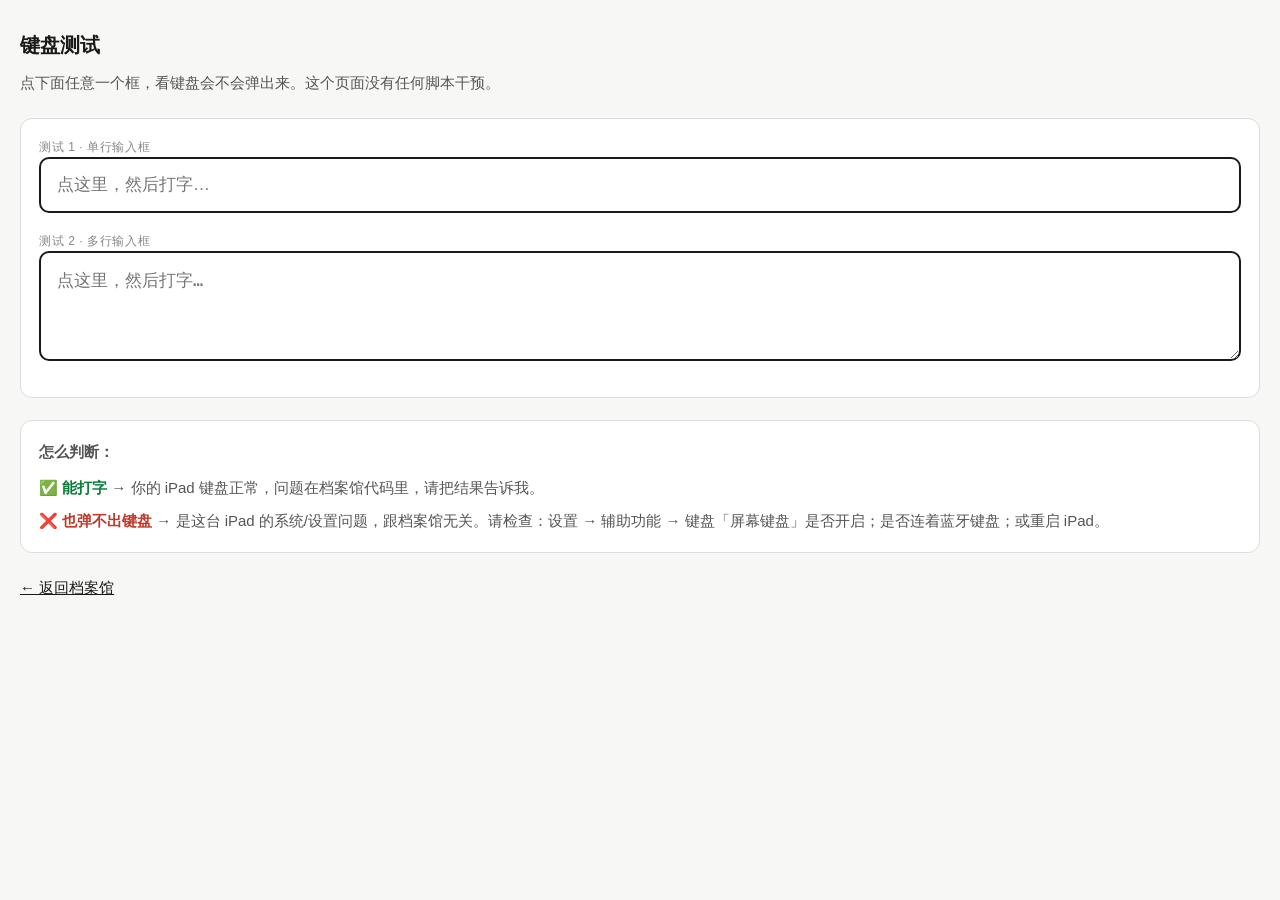
<file: keyboard-test.html>
<!DOCTYPE html>
<html lang="zh-CN">
<head>
  <meta charset="UTF-8">
  <meta name="viewport" content="width=device-width, initial-scale=1, viewport-fit=cover">
  <title>键盘测试 — COPY ARCHIVE</title>
  <style>
    * { box-sizing: border-box; }
    body {
      margin: 0; padding: 28px 20px 60px;
      font-family: -apple-system, BlinkMacSystemFont, "PingFang SC", sans-serif;
      background: #F7F7F5; color: #1a1a1a; line-height: 1.7;
    }
    h1 { font-size: 20px; margin: 0 0 8px; }
    p { font-size: 15px; color: #555; margin: 0 0 22px; }
    input, textarea {
      display: block; width: 100%; font-size: 17px;
      padding: 16px; margin: 0 0 18px;
      border: 2px solid #1a1a1a; border-radius: 10px;
      background: #fff; color: #1a1a1a;
      -webkit-user-select: text; user-select: text;
    }
    textarea { min-height: 110px; resize: vertical; }
    .box {
      background: #fff; border: 1px solid #ddd; border-radius: 12px;
      padding: 18px; margin-bottom: 22px;
    }
    .tag { font-size: 12px; color: #888; letter-spacing: .05em; }
    .ok { color: #0a7d3c; font-weight: 600; }
    .bad { color: #c0392b; font-weight: 600; }
    a { color: #1a1a1a; }
  </style>
</head>
<body>
  <h1>键盘测试</h1>
  <p>点下面任意一个框，看键盘会不会弹出来。这个页面没有任何脚本干预。</p>

  <div class="box">
    <div class="tag">测试 1 · 单行输入框</div>
    <input type="text" placeholder="点这里，然后打字…" autocomplete="off">
    <div class="tag">测试 2 · 多行输入框</div>
    <textarea placeholder="点这里，然后打字…"></textarea>
  </div>

  <div class="box">
    <p style="margin:0 0 10px"><strong>怎么判断：</strong></p>
    <p style="margin:0 0 8px"><span class="ok">✅ 能打字</span> → 你的 iPad 键盘正常，问题在档案馆代码里，请把结果告诉我。</p>
    <p style="margin:0"><span class="bad">❌ 也弹不出键盘</span> → 是这台 iPad 的系统/设置问题，跟档案馆无关。请检查：设置 → 辅助功能 → 键盘「屏幕键盘」是否开启；是否连着蓝牙键盘；或重启 iPad。</p>
  </div>

  <p><a href="./?sharecode=HC3YZORW3G">← 返回档案馆</a></p>
</body>
</html>
</file>
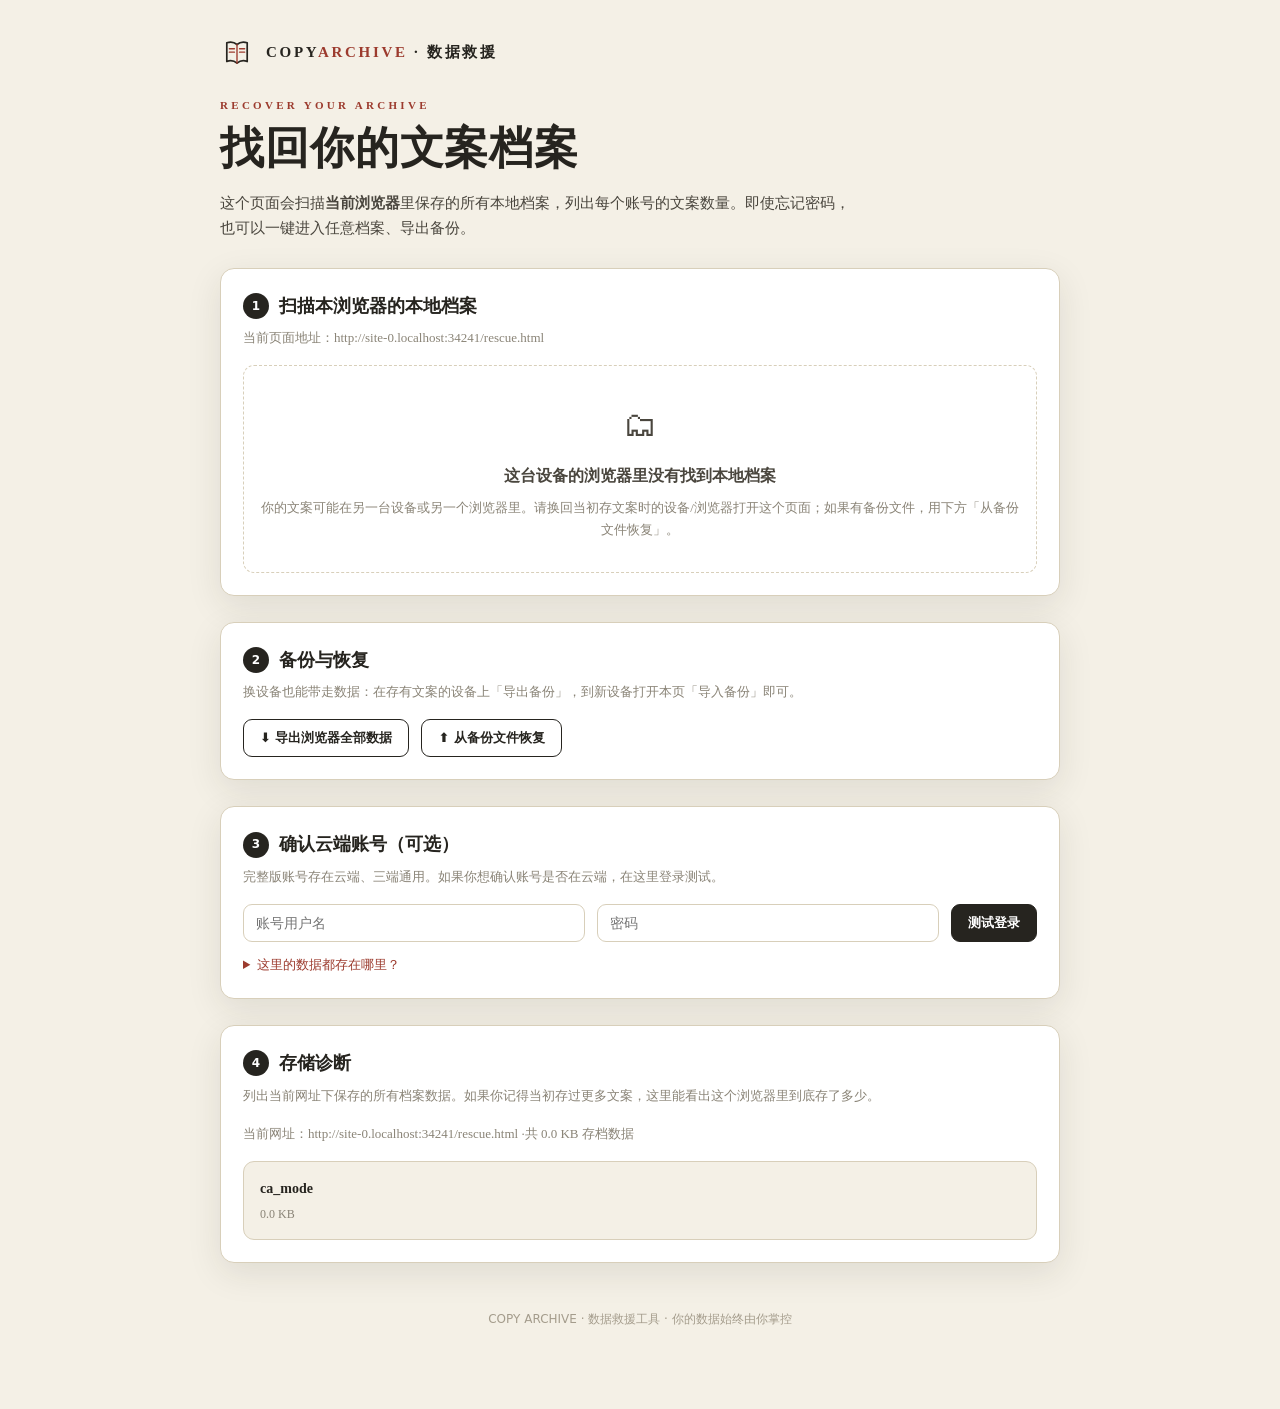
<file: rescue.html>
<!DOCTYPE html>
<html lang="zh-CN">
<head>
<meta charset="utf-8">
<meta name="viewport" content="width=device-width, initial-scale=1, viewport-fit=cover">
<meta name="theme-color" content="#26241f">
<title>数据救援 · COPY ARCHIVE 文案档案馆</title>
<link rel="icon" href="./favicon.svg" type="image/svg+xml">
<style>
  :root{
    --ink:#26241f; --ink-2:#4a463e; --paper:#f4f0e6; --paper-2:#ebe5d6;
    --line:#d8cfba; --accent:#9c3b2e; --accent-soft:#f2e2dc; --ok:#3f6b4f;
    --shadow:0 10px 34px rgba(38,36,31,.10);
  }
  *{box-sizing:border-box}
  html,body{margin:0;padding:0}
  body{
    background:var(--paper); color:var(--ink);
    font-family:"Songti SC","STSong","Noto Serif CJK SC",-apple-system,BlinkMacSystemFont,"Segoe UI",serif;
    line-height:1.7; -webkit-font-smoothing:antialiased;
    padding:env(safe-area-inset-top) env(safe-area-inset-right) env(safe-area-inset-bottom) env(safe-area-inset-left);
  }
  .wrap{max-width:880px;margin:0 auto;padding:36px 20px 80px}
  .brand{display:flex;align-items:center;gap:12px;margin-bottom:8px}
  .brand svg{width:34px;height:34px;flex:none}
  .brand-name{font-size:15px;letter-spacing:.18em;font-weight:600}
  .brand-name span{color:var(--accent)}
  .eyebrow{font-size:11px;letter-spacing:.3em;color:var(--accent);font-weight:700;margin-top:26px}
  h1{font-size:clamp(28px,6vw,44px);line-height:1.25;margin:6px 0 10px;letter-spacing:.02em}
  .lead{color:var(--ink-2);font-size:15px;max-width:640px}
  .card{
    background:#fff;border:1px solid var(--line);border-radius:14px;
    padding:22px;margin-top:26px;box-shadow:var(--shadow);
  }
  .card h2{font-size:18px;margin:0 0 6px;display:flex;align-items:center;gap:10px}
  .card h2 .num{
    width:26px;height:26px;border-radius:50%;background:var(--ink);color:#fff;
    font-size:12px;display:grid;place-items:center;font-family:system-ui;flex:none
  }
  .hint{font-size:13px;color:#8a8477;margin:0 0 16px}
  .stat{display:flex;gap:28px;flex-wrap:wrap;padding:14px 0 4px}
  .stat div{min-width:96px}
  .stat b{display:block;font-size:30px;font-family:system-ui;font-weight:700;line-height:1.1}
  .stat small{font-size:12px;color:#8a8477}
  .stat .hot b{color:var(--accent)}
  .acct{
    border:1px solid var(--line);border-radius:11px;padding:15px 16px;margin-top:12px;
    display:flex;align-items:center;gap:14px;flex-wrap:wrap;background:var(--paper);
  }
  .acct.current{border-color:var(--ok);background:#f2f7f2}
  .acct-main{flex:1;min-width:180px}
  .acct-name{font-weight:700;font-size:16px}
  .acct-name .tag{font-size:11px;color:var(--ok);border:1px solid var(--ok);border-radius:20px;padding:1px 9px;margin-left:8px;font-family:system-ui}
  .acct-meta{font-size:12px;color:#8a8477;margin-top:3px}
  .acct-count{font-family:system-ui;font-size:13px;color:var(--ink-2)}
  .acct-count b{font-size:19px;color:var(--accent)}
  button,.btn{
    font-family:system-ui,sans-serif;font-size:13px;font-weight:600;cursor:pointer;
    border:1px solid var(--ink);background:var(--ink);color:#fff;
    border-radius:9px;padding:9px 16px;transition:.15s;
  }
  button:hover{opacity:.86}
  button.ghost{background:transparent;color:var(--ink)}
  button.danger{background:var(--accent);border-color:var(--accent)}
  button:disabled{opacity:.5;cursor:not-allowed}
  .row{display:flex;gap:12px;flex-wrap:wrap;margin-top:8px}
  input,select{
    font-family:system-ui,sans-serif;font-size:14px;padding:10px 12px;
    border:1px solid var(--line);border-radius:9px;background:#fff;color:var(--ink);
    outline:none;flex:1;min-width:140px;
  }
  input:focus{border-color:var(--ink)}
  .msg{margin-top:14px;font-size:13px;padding:11px 14px;border-radius:9px;font-family:system-ui}
  .msg.ok{background:#eef6ef;color:var(--ok);border:1px solid #cfe3d3}
  .msg.warn{background:var(--accent-soft);color:var(--accent);border:1px solid #e6c9c0}
  .msg.hide{display:none}
  .empty{
    text-align:center;padding:30px 16px;color:var(--ink-2);
    border:1px dashed var(--line);border-radius:11px;
  }
  .empty .big{font-size:34px;margin-bottom:8px}
  details{margin-top:12px}
  summary{cursor:pointer;font-size:13px;color:var(--accent);font-family:system-ui}
  .foot{text-align:center;color:#a49c8c;font-size:12px;margin-top:46px;font-family:system-ui}
  .samples{margin-top:8px;border-top:1px dashed var(--line);padding-top:8px}
  .samples .sample{font-size:12px;color:var(--ink-2);padding:3px 0;white-space:nowrap;overflow:hidden;text-overflow:ellipsis}
  .samples .sample::before{content:'· ';color:var(--accent)}
  .samples .sample.more{color:#a49c8c;font-style:italic}
  .acct-actions{display:flex;flex-direction:column;gap:8px;align-items:stretch}
  a{color:var(--accent)}
</style>
</head>
<body>
<div class="wrap">
  <div class="brand">
    <svg viewBox="0 0 40 40" fill="none" xmlns="http://www.w3.org/2000/svg" aria-hidden="true">
      <path d="M20 10c-3.5-3-8-3.5-12-2v22c4-1.5 8.5-1 12 2 3.5-3 8-3.5 12-2V8c-4-1.5-8.5-1-12 2Z" stroke="#26241f" stroke-width="2" stroke-linejoin="round"/>
      <path d="M20 10v22M11 15h6M11 19h6M23 15h6M23 19h6" stroke="#9c3b2e" stroke-width="1.6" stroke-linecap="round"/>
    </svg>
    <div class="brand-name">COPY<span>ARCHIVE</span> · 数据救援</div>
  </div>
  <div class="eyebrow">RECOVER YOUR ARCHIVE</div>
  <h1>找回你的文案档案</h1>
  <p class="lead">这个页面会扫描<strong>当前浏览器</strong>里保存的所有本地档案，列出每个账号的文案数量。即使忘记密码，也可以一键进入任意档案、导出备份。</p>

  <div class="card" id="scanCard">
    <h2><span class="num">1</span> 扫描本浏览器的本地档案</h2>
    <p class="hint" id="originHint"></p>
    <div id="scanResult"><div class="empty"><div class="big">⌛</div>正在扫描…</div></div>
  </div>

  <div class="card">
    <h2><span class="num">2</span> 备份与恢复</h2>
    <p class="hint">换设备也能带走数据：在存有文案的设备上「导出备份」，到新设备打开本页「导入备份」即可。</p>
    <div class="row">
      <button class="ghost" id="btnExport">⬇ 导出浏览器全部数据</button>
      <button class="ghost" id="btnImport">⬆ 从备份文件恢复</button>
      <input type="file" id="fileInput" accept="application/json,.json" style="display:none">
    </div>
    <div class="msg hide" id="backupMsg"></div>
  </div>

  <div class="card">
    <h2><span class="num">3</span> 确认云端账号（可选）</h2>
    <p class="hint">完整版账号存在云端、三端通用。如果你想确认账号是否在云端，在这里登录测试。</p>
    <div class="row">
      <input id="cloudUser" placeholder="账号用户名" autocomplete="username">
      <input id="cloudPass" type="password" placeholder="密码" autocomplete="current-password">
      <button id="btnCloud">测试登录</button>
    </div>
    <div class="msg hide" id="cloudMsg"></div>
    <details>
      <summary>这里的数据都存在哪里？</summary>
      <p class="hint" style="margin-top:10px">「本地档案」的数据只保存在<strong>你当前使用的这个浏览器</strong>里，不会上传到服务器。不同设备、不同浏览器（如 Chrome 和 Safari）、无痕模式之间都互相独立。所以如果这台设备扫描不到你的档案，请换回当初存文案时的那台设备和浏览器重新打开本页。</p>
    </details>
  </div>

  <div class="card">
    <h2><span class="num">4</span> 存储诊断</h2>
    <p class="hint">列出当前网址下保存的所有档案数据。如果你记得当初存过更多文案，这里能看出这个浏览器里到底存了多少。</p>
    <div id="storageInfo">检测中…</div>
  </div>

  <div class="foot">COPY ARCHIVE · 数据救援工具 · 你的数据始终由你掌控</div>
</div>

<script>
(function () {
  'use strict';
  var DB_KEY = 'ca_local_db_v1';
  var SESSION_KEY = 'ca_local_session';

  function emptyDb() {
    return { users: [], profiles: [], categories: [], copies: [], copyCategories: [],
      favorites: [], sessions: [], seq: { users: 0, categories: 0, copies: 0 } };
  }
  function readDb() {
    try {
      var raw = localStorage.getItem(DB_KEY);
      if (!raw) return emptyDb();
      var db = JSON.parse(raw);
      var e = emptyDb();
      Object.keys(e).forEach(function (k) { if (db[k] === undefined) db[k] = e[k]; });
      db.seq = Object.assign({}, e.seq, db.seq || {});
      return db;
    } catch (err) { return emptyDb(); }
  }
  function writeDb(db) {
    try { localStorage.setItem(DB_KEY, JSON.stringify(db)); return true; }
    catch (err) { return false; }
  }
  function esc(s) {
    return String(s == null ? '' : s).replace(/[&<>"']/g, function (c) {
      return { '&': '&amp;', '<': '&lt;', '>': '&gt;', '"': '&quot;', "'": '&#39;' }[c];
    });
  }
  function nowIso() { return new Date().toISOString().slice(0, 19) + '+00:00'; }
  function countFor(db, uid) {
    return db.copies.filter(function (c) { return c.userId === uid; }).length;
  }
  function showMsg(id, text, kind) {
    var el = document.getElementById(id);
    el.textContent = text;
    el.className = 'msg ' + (kind || 'ok');
  }

  document.getElementById('originHint').textContent =
    '当前页面地址：' + location.origin + location.pathname;

  // ---------- 扫描 ----------
  function render() {
    var db = readDb();
    var host = document.getElementById('scanResult');
    var curToken = localStorage.getItem(SESSION_KEY);
    var curSession = db.sessions.find(function (s) { return s.token === curToken; });
    var curUid = curSession ? curSession.userId : null;

    var total = db.copies.length;
    if (!db.users.length) {
      host.innerHTML = '<div class="empty"><div class="big">🗂</div>' +
        '<strong>这台设备的浏览器里没有找到本地档案</strong>' +
        '<p class="hint" style="margin:8px 0 0">你的文案可能在另一台设备或另一个浏览器里。请换回当初存文案时的设备/浏览器打开这个页面；如果有备份文件，用下方「从备份文件恢复」。</p></div>';
      return;
    }

    var html = '<div class="stat">' +
      '<div class="hot"><b>' + db.users.length + '</b><small>本地账号</small></div>' +
      '<div class="hot"><b>' + total + '</b><small>文案总数</small></div>' +
      '<div><b>' + db.categories.length + '</b><small>分类</small></div></div>';

    db.users.slice().sort(function (a, b) { return countFor(db, b.id) - countFor(db, a.id); })
      .forEach(function (u) {
        var prof = db.profiles.find(function (p) { return p.userId === u.id; }) || {};
        var mine = db.copies.filter(function (c) { return c.userId === u.id; });
        var n = mine.length;
        var isCur = u.id === curUid;
        var samples = mine.slice(0, 4).map(function (c) {
          return esc(String(c.content || '').replace(/\s+/g, ' ').slice(0, 46));
        }).filter(Boolean);
        var sampleHtml = '';
        if (samples.length) {
          sampleHtml = '<div class="samples">' + samples.map(function (t) {
            return '<div class="sample">' + t + '</div>';
          }).join('') + (n > 4 ? '<div class="sample more">…还有 ' + (n - 4) + ' 条</div>' : '') + '</div>';
        }
        html += '<div class="acct' + (isCur ? ' current' : '') + '">' +
          '<div class="acct-main">' +
            '<div class="acct-name">' + esc(u.username) + (isCur ? '<span class="tag">当前登录</span>' : '') + '</div>' +
            '<div class="acct-meta">昵称：' + esc(prof.displayName || u.username) +
              ' · 注册：' + esc(String(u.createdAt || '').slice(0, 10)) + '</div>' +
            sampleHtml +
          '</div>' +
          '<div class="acct-actions">' +
            '<div class="acct-count"><b>' + n + '</b> 条文案</div>' +
            '<button data-login="' + u.id + '">' + (isCur ? '进入档案' : '一键进入此档案') + '</button>' +
          '</div>' +
        '</div>';
      });
    host.innerHTML = html;

    host.querySelectorAll('[data-login]').forEach(function (btn) {
      btn.addEventListener('click', function () {
        var uid = Number(btn.getAttribute('data-login'));
        var d = readDb();
        var token = 'local_' + Math.random().toString(36).slice(2) + Date.now().toString(36);
        d.sessions.push({ token: token, userId: uid, createdAt: nowIso(),
          expiresAt: new Date(Date.now() + 30 * 864e5).toISOString() });
        if (!writeDb(d)) { showMsg('backupMsg', '本地存储写入失败，请检查浏览器设置', 'warn'); return; }
        localStorage.setItem(SESSION_KEY, token);
        sessionStorage.setItem('ca_offline_session', '1');
        location.href = './profile?local=1';
      });
    });
  }
  render();

  // ---------- 存储诊断 ----------
  (function storageDiag() {
    var host = document.getElementById('storageInfo');
    var rows = [];
    var total = 0;
    try {
      for (var i = 0; i < localStorage.length; i++) {
        var key = localStorage.key(i);
        var val = localStorage.getItem(key) || '';
        var bytes = new Blob([val]).size;
        total += bytes;
        if (key === DB_KEY) {
          var d = readDb();
          rows.push('<div class="acct"><div class="acct-main"><div class="acct-name">' + esc(key) + '</div>' +
            '<div class="acct-meta">本地档案主数据 · ' + esc((bytes / 1024).toFixed(1)) + ' KB · ' +
            d.users.length + ' 个账号 / ' + d.copies.length + ' 条文案</div></div></div>');
        } else if (/^ca_/.test(key)) {
          rows.push('<div class="acct"><div class="acct-main"><div class="acct-name" style="font-size:14px">' + esc(key) + '</div>' +
            '<div class="acct-meta">' + esc((bytes / 1024).toFixed(1)) + ' KB</div></div></div>');
        }
      }
    } catch (err) { rows.push('<div class="hint">读取失败：' + esc(err.message) + '</div>'); }
    host.innerHTML = '<p class="hint">当前网址：' + esc(location.origin + location.pathname) +
      ' ·共 ' + esc((total / 1024).toFixed(1)) + ' KB 存档数据</p>' + (rows.join('') || '<div class="hint">这个网址下没有任何存档数据。</div>');
  })();

  // ---------- 导出 ----------
  document.getElementById('btnExport').addEventListener('click', function () {
    var db = readDb();
    var blob = new Blob([JSON.stringify(db, null, 2)], { type: 'application/json' });
    var url = URL.createObjectURL(blob);
    var a = document.createElement('a');
    a.href = url;
    a.download = 'copy-archive-backup-' + new Date().toISOString().slice(0, 10) + '.json';
    document.body.appendChild(a); a.click(); document.body.removeChild(a);
    setTimeout(function () { URL.revokeObjectURL(url); }, 1000);
    showMsg('backupMsg', '已导出 ' + db.users.length + ' 个账号 / ' + db.copies.length + ' 条文案。请妥善保存这个文件。', 'ok');
  });

  // ---------- 导入 ----------
  var fileInput = document.getElementById('fileInput');
  document.getElementById('btnImport').addEventListener('click', function () { fileInput.click(); });
  fileInput.addEventListener('change', function () {
    var file = fileInput.files && fileInput.files[0];
    if (!file) return;
    var reader = new FileReader();
    reader.onload = function () {
      var incoming;
      try { incoming = JSON.parse(reader.result); }
      catch (err) { showMsg('backupMsg', '文件不是有效的 JSON 备份', 'warn'); return; }
      if (!incoming || !Array.isArray(incoming.users) || !Array.isArray(incoming.copies)) {
        showMsg('backupMsg', '这个文件不像是 COPY ARCHIVE 的备份', 'warn'); return;
      }
      var ok = window.confirm(
        '即将把这备份恢复到当前浏览器：\n' +
        incoming.users.length + ' 个账号 / ' + incoming.copies.length + ' 条文案。\n\n' +
        '点「确定」= 合并进现有数据（同名账号/同 ID 文案不会重复）；\n' +
        '点「取消」= 放弃本次恢复。'
      );
      if (!ok) return;
      var db = readDb();
      ['users', 'profiles', 'categories', 'copies', 'copyCategories', 'favorites', 'sessions'].forEach(function (key) {
        var arr = Array.isArray(incoming[key]) ? incoming[key] : [];
        var seen = {};
        db[key].forEach(function (x) { if (x && x.id !== undefined) seen[x.id] = 1; });
        if (key === 'sessions') { seen = {}; db[key].forEach(function (x) { if (x && x.token) seen[x.token] = 1; }); }
        arr.forEach(function (x) {
          if (!x) return;
          var id = (key === 'sessions') ? x.token : x.id;
          if (id !== undefined && seen[id]) return;
          if (id !== undefined) seen[id] = 1;
          db[key].push(x);
        });
      });
      ['users', 'categories', 'copies'].forEach(function (k) {
        if (incoming.seq && typeof incoming.seq[k] === 'number') {
          db.seq[k] = Math.max(db.seq[k] || 0, incoming.seq[k]);
        }
      });
      db.copies.forEach(function (c) { db.seq.copies = Math.max(db.seq.copies || 0, c.id || 0); });
      db.users.forEach(function (u) { db.seq.users = Math.max(db.seq.users || 0, u.id || 0); });
      if (!writeDb(db)) { showMsg('backupMsg', '恢复失败：无法写入本地存储', 'warn'); return; }
      showMsg('backupMsg', '恢复完成！当前浏览器现有 ' + db.users.length + ' 个账号 / ' + db.copies.length + ' 条文案。上方列表已刷新。', 'ok');
      render();
    };
    reader.readAsText(file);
    fileInput.value = '';
  });

  // ---------- 云端检测 ----------
  var CLOUD = 'https://wbapp-kvp8vfjqdet5wf5ww0viai.app.workbuddy.host';
  var SHARE = 'HC3YZORW3G';
  document.getElementById('btnCloud').addEventListener('click', async function () {
    var btn = this;
    var account = document.getElementById('cloudUser').value.trim();
    var password = document.getElementById('cloudPass').value;
    if (!account || !password) { showMsg('cloudMsg', '请填写账号和密码', 'warn'); return; }
    btn.disabled = true; btn.textContent = '检测中…';
    showMsg('cloudMsg', '正在连接云端…', 'ok');
    try {
      var resp = await fetch(CLOUD + '/api/auth/login?sharecode=' + SHARE, {
        method: 'POST',
        headers: { 'Content-Type': 'application/json', 'X-Requested-With': 'XMLHttpRequest' },
        body: JSON.stringify({ account: account, password: password })
      });
      var data = await resp.json();
      if (!resp.ok) {
        showMsg('cloudMsg', '云端没有这个账号，或密码不正确（' + (data.error || '登录失败') + '）。你的文案不在这个云端账号里。', 'warn');
        return;
      }
      var token = data.token;
      var r2 = await fetch(CLOUD + '/api/copies?sharecode=' + SHARE, {
        headers: { 'X-CA-Token': token || '', 'X-Requested-With': 'XMLHttpRequest' }
      });
      var d2 = await r2.json();
      var n = (d2.items || []).length;
      showMsg('cloudMsg', '云端登录成功！账号 ' + account + ' 共有 ' + n + ' 条文案。' +
        (n ? '请在「我的档案」里查看。' : '这个云端档案目前是空的。'), 'ok');
    } catch (err) {
      showMsg('cloudMsg', '连接云端失败：' + (err && err.message ? err.message : err) + '，请检查网络。', 'warn');
    } finally { btn.disabled = false; btn.textContent = '测试登录'; }
  });
})();
</script>
</body>
</html>
</file>
